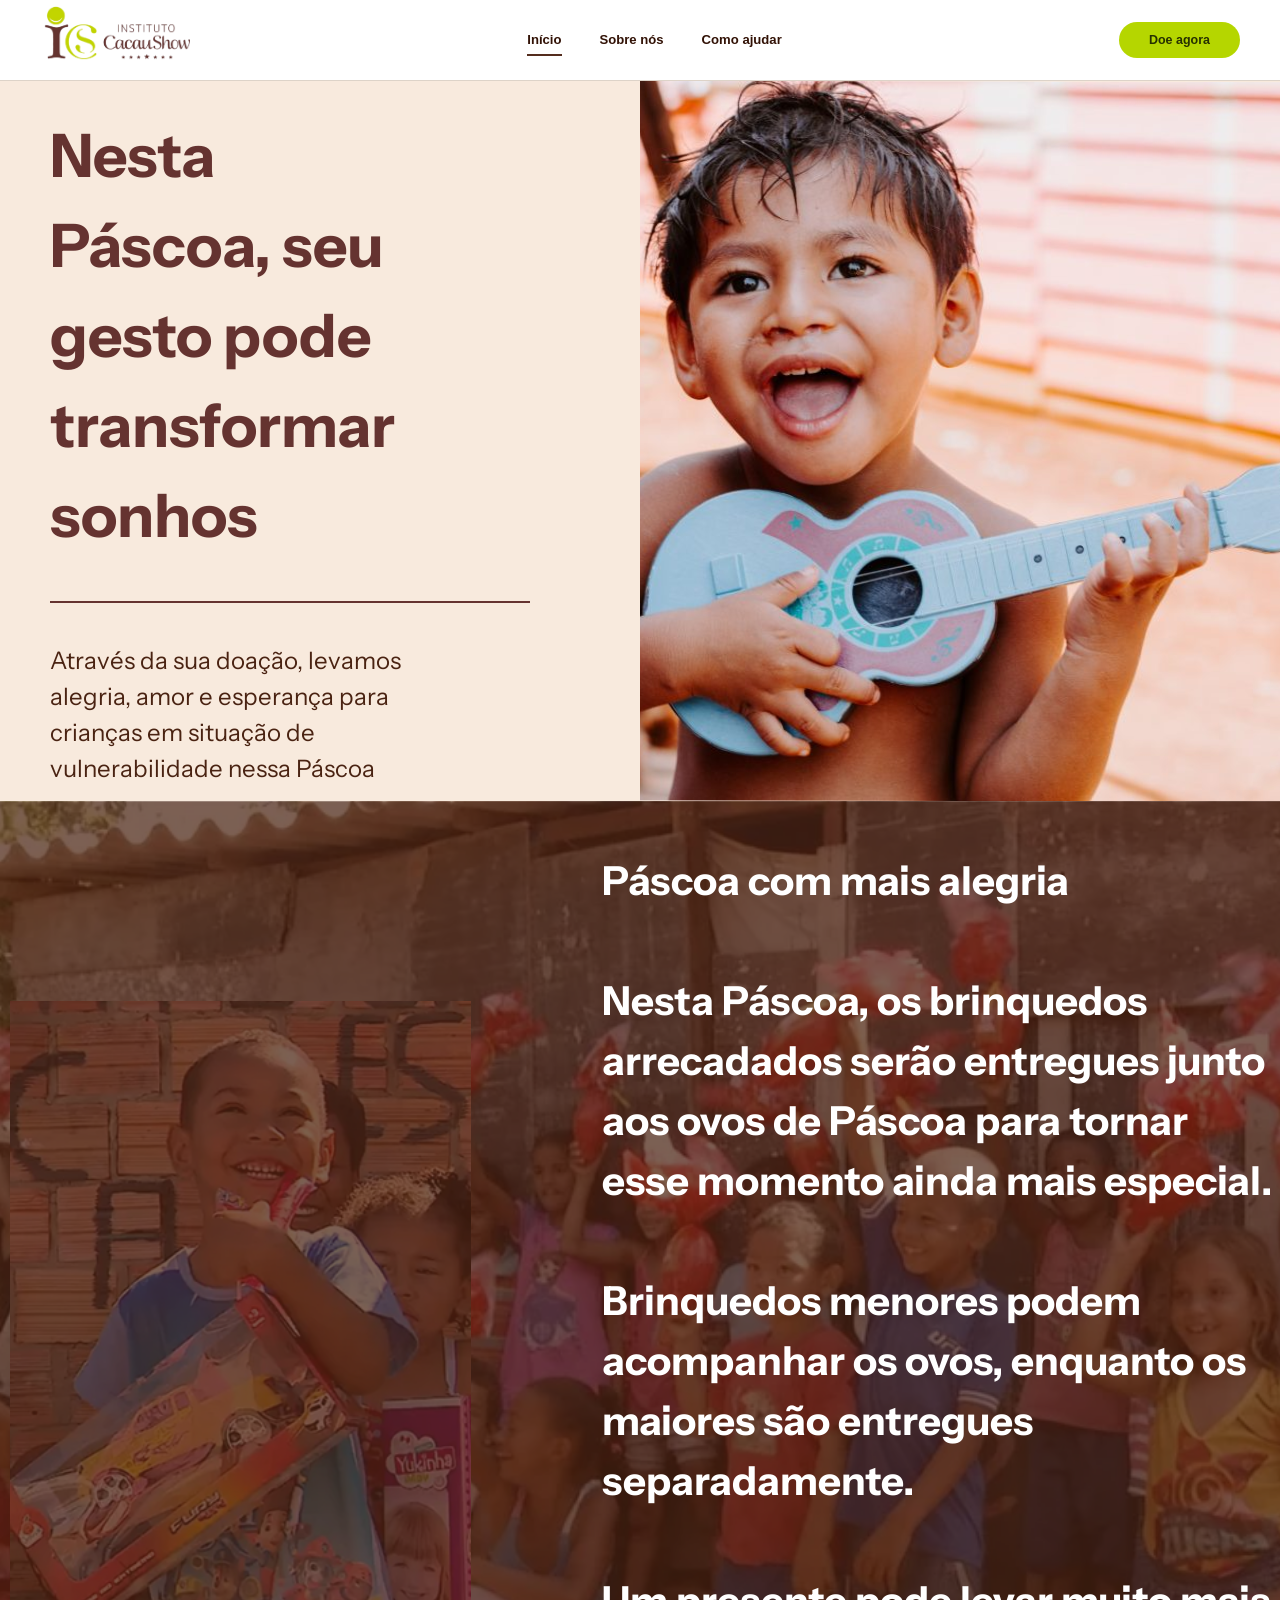
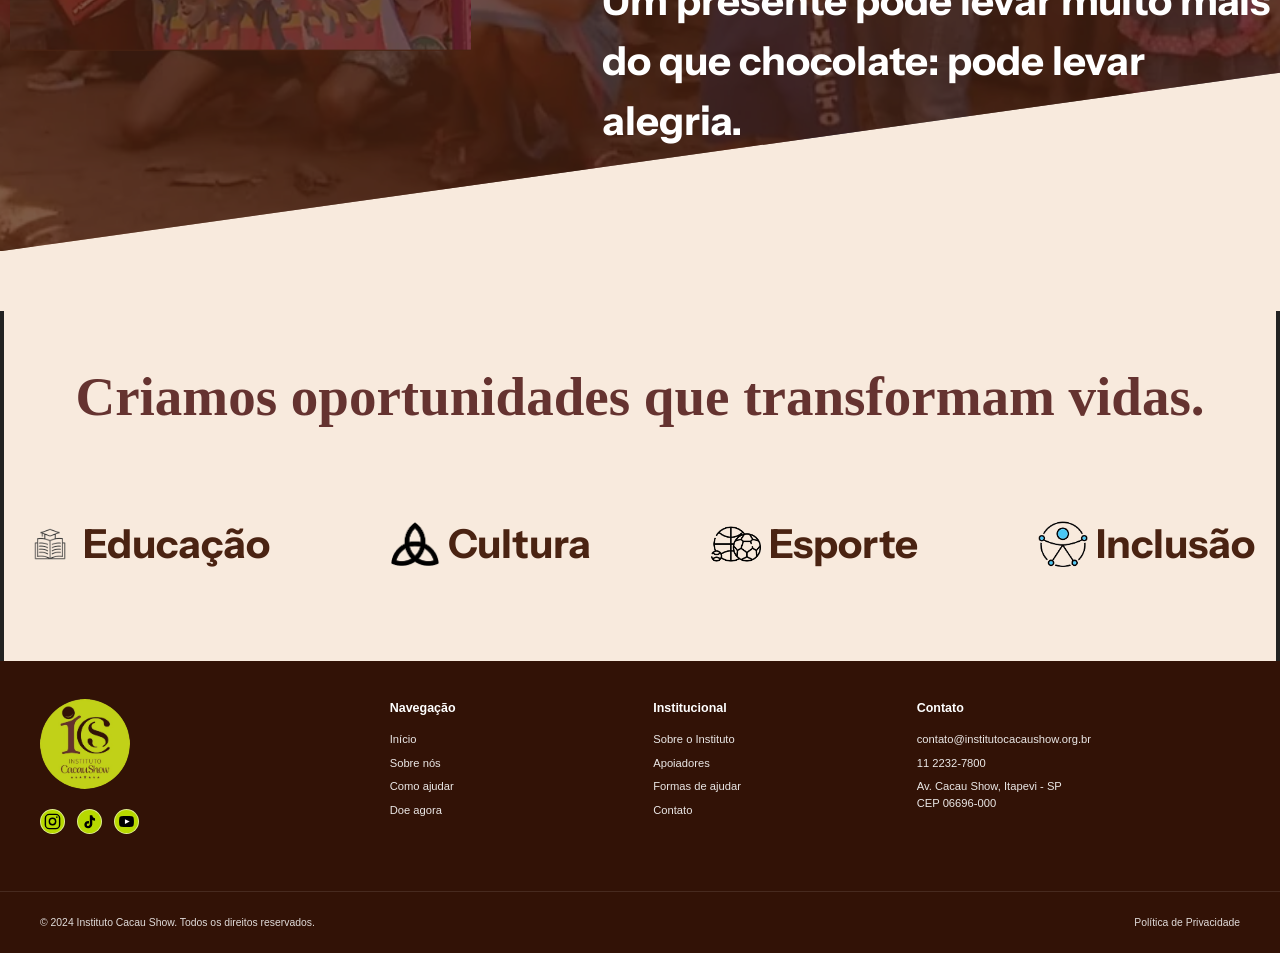
<file: index.html>
<!DOCTYPE html>
<html lang="pt-br">
<head>
    <link rel="preconnect" href="https://fonts.googleapis.com">
<link rel="preconnect" href="https://fonts.gstatic.com" crossorigin>
<link href="https://fonts.googleapis.com/css2?family=Instrument+Sans:ital,wght@0,400..700;1,400..700&display=swap" rel="stylesheet">
    <meta charset="UTF-8">
    <meta name="viewport" content="width=device-width, initial-scale=1.0">
    <title>Início</title>
    <link rel="stylesheet" href="css/style.css">
</head>
<body>
  <header class="cabecalho">
        <div class="container cabecalho-conteudo">
            <a class="logo-link" href="index.html" aria-label="Página inicial do Instituto Cacau Show">
                <img src="assets/images/logoheaderr.png" alt="Instituto Cacau Show">
            </a>

            <button class="menu-botao" id="menuBotao" type="button" aria-label="Abrir menu" aria-expanded="false"
                aria-controls="menuPrincipal">
                ☰
            </button>

            <nav class="navegacao" id="menuPrincipal" aria-label="Navegação principal">
                <a class="ativo" href="index.html#inicio" aria-current="page">Início</a>
                <a href="sobrenos.html#sobre">Sobre nós</a>
                <a href="comoAjudar.html#ajudar">Como ajudar</a>
            </nav>

            <a class="botao-doe" href="como.html#doacao">Doe agora</a>
        </div>
    </header>
    <div class="hero" id="inicio">
        <div class="esquerda">
            <h1>Nesta Páscoa, seu gesto pode transformar sonhos</h1>
            <div class="linha"></div>
            <p>Através da sua doação, levamos alegria, amor
 e esperança para crianças em situação de
vulnerabilidade nessa Páscoa</p>
        </div>
        <div class="direita">
            
            <img src="assets/images/image 11 (1).svg" alt="">
        </div>
    </div>
    <div class="segundaparte" id="sobre">
        <div class="imagem">
    <div class="foto">
        <img src="assets/images/Rectangle 14.png" alt="">
    </div>
</div>

            <div class="pascoa"><h1>Páscoa com mais alegria <br><br>
                Nesta Páscoa, os brinquedos arrecadados serão entregues junto aos ovos de Páscoa para tornar esse momento ainda mais especial.
                <br><br> Brinquedos menores podem acompanhar os ovos, enquanto os maiores são entregues separadamente.<br><br> Um presente pode levar muito mais do que chocolate: pode levar alegria.</h1>
            </div>
    </div>

    <div class="oportunidades" id="ajudar">

    <h2>Criamos oportunidades que transformam vidas.</h2>

    <div class="categorias">

        <div class="categoria">
            <div class="espaco-imagem">
                <img src="assets/images/image 31.png" alt="">
            </div>
            <p>Educação</p>
        </div>

        <div class="categoria">
            <div class="espaco-imagem">
                <img src="assets/images/image 32.png" alt="">
            </div>
            <p>Cultura</p>
        </div>

        <div class="categoria">
            <div class="espaco-imagem">
                <img src="assets/images/image 33.png" alt="">
            </div>
            <p>Esporte</p>
        </div>

        <div class="categoria">
            <div class="espaco-imagem">
                <img src="assets/images/image 34.png" alt="">
            </div>
            <p>Inclusão</p>
        </div>

    </div>

</div>
<footer class="rodape">
        <div class="container rodape-conteudo">
            <div class="rodape-marca">
                <img src="assets/images/footer.png" alt="Instituto Cacau Show">
                <div class="redes-sociais" aria-label="Redes sociais">

                    <a href="https://www.instagram.com/institutocacaushow/" class="botao-rede-social" aria-label="Instagram">
                        <img src="assets/icons/instagram.svg" alt="">
                    </a>

                    <a href="https://www.tiktok.com/@cacaushow" class="botao-rede-social" aria-label="TikTok">
                        <img src="assets/icons/tiktok.svg" alt="">
                    </a>

                    <a href="https://www.youtube.com/c/InstitutoCacauShow" class="botao-rede-social" aria-label="YouTube">
                        <img src="assets/icons/youtube.svg" alt="">
                    </a>

                </div>
            </div>

            <div class="rodape-coluna">
                <h3>Navegação</h3>
                <a href="index.html#inicio">Início</a>
                <a href="sobrenos.html#sobre">Sobre nós</a>
                <a href="comoAjudar.html#ajudar">Como ajudar</a>
                <a href="como.html#doacao">Doe agora</a>
            </div>

            <div class="rodape-coluna">
                <h3>Institucional</h3>
                <a href="sobrenos.html#sobre">Sobre o Instituto</a>
                <a href="sobrenos.html#apoiadores">Apoiadores</a>
                <a href="comoAjudar.html#ajudar">Formas de ajudar</a>
                <a href="#contato">Contato</a>
            </div>

            <div class="rodape-coluna contato" id="contato">
                <h3>Contato</h3>
                <a href="mailto:contato@institutocacaushow.org.br">
                    contato@institutocacaushow.org.br
                </a>
                <a href="tel:+551122327800">11 2232-7800</a>
                <p>Av. Cacau Show, Itapevi - SP<br>CEP 06696-000</p>
            </div>
        </div>

        <div class="rodape-final">
            <p>©️ 2024 Instituto Cacau Show. Todos os direitos reservados.</p>
            <a href="#">Política de Privacidade</a>
        </div>
    </footer>
    <script src="js/sobrenos.js"></script>
</body>
</html>
</file>
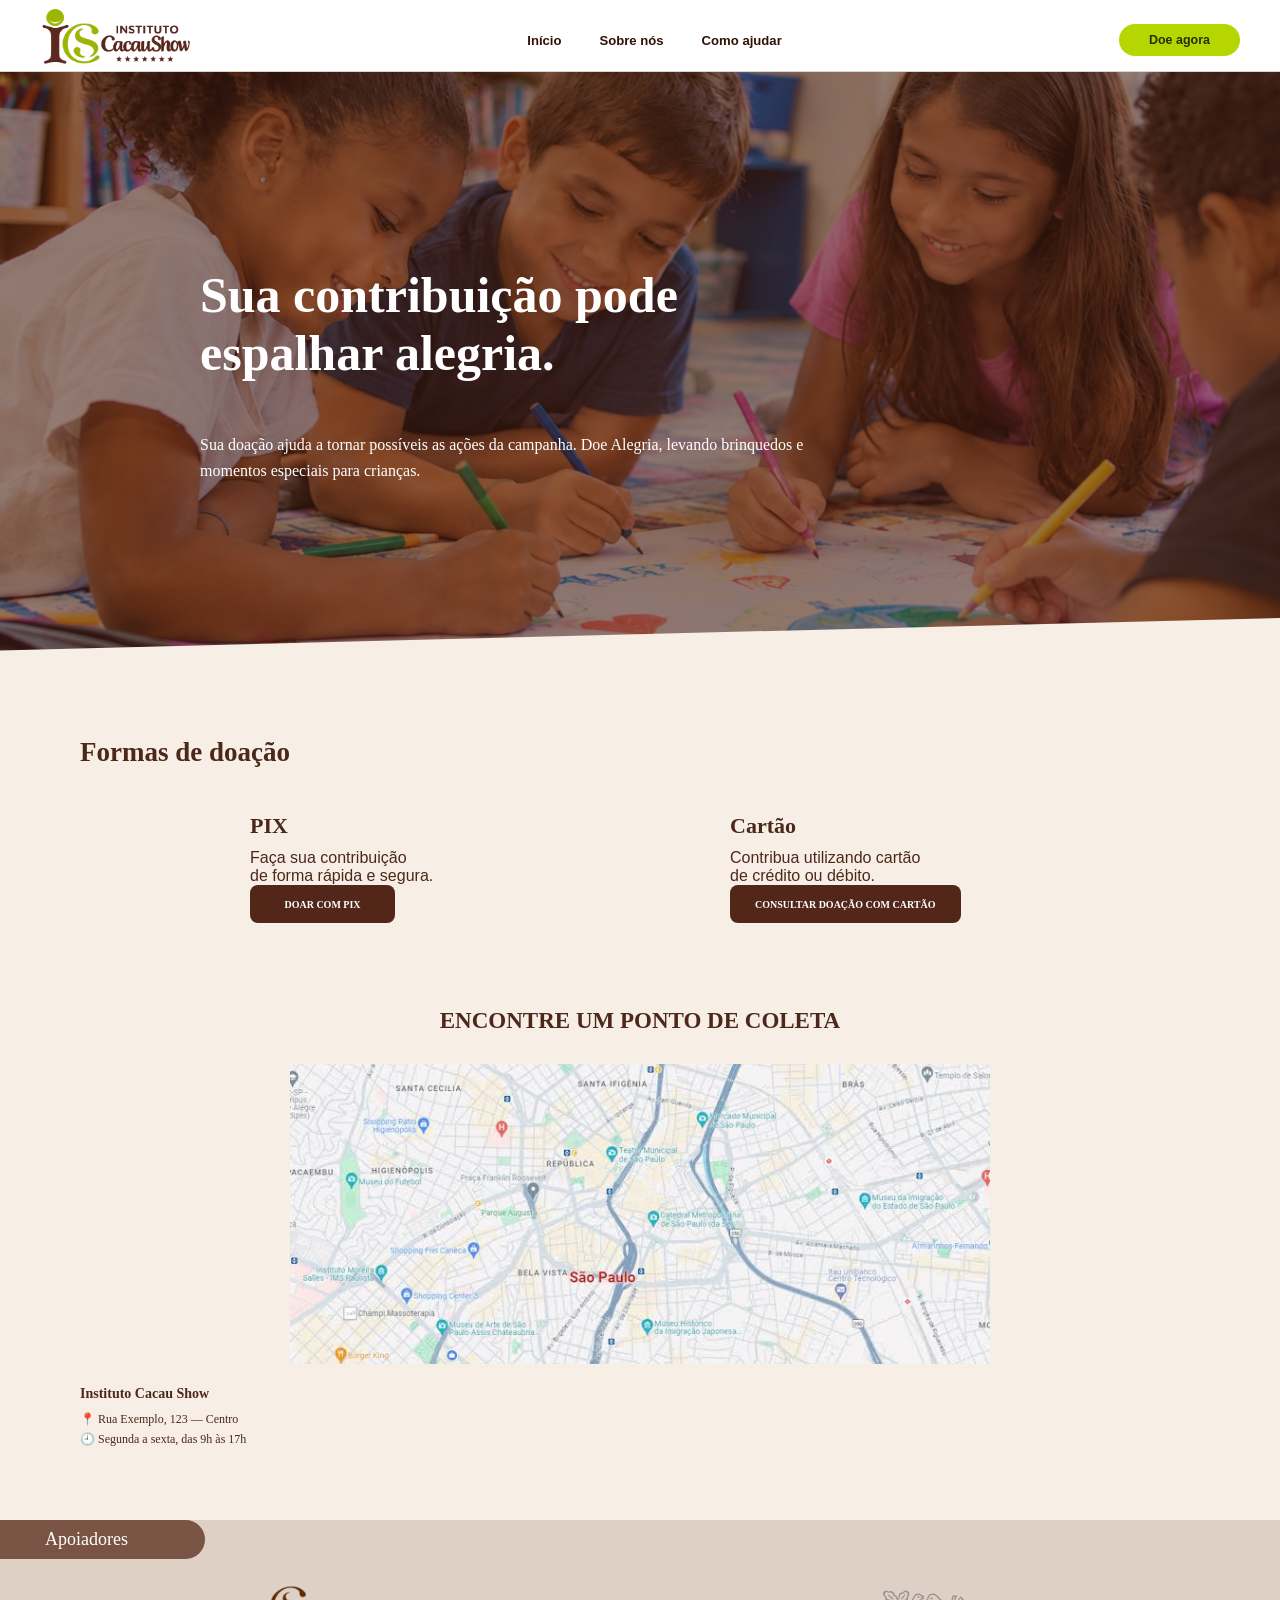
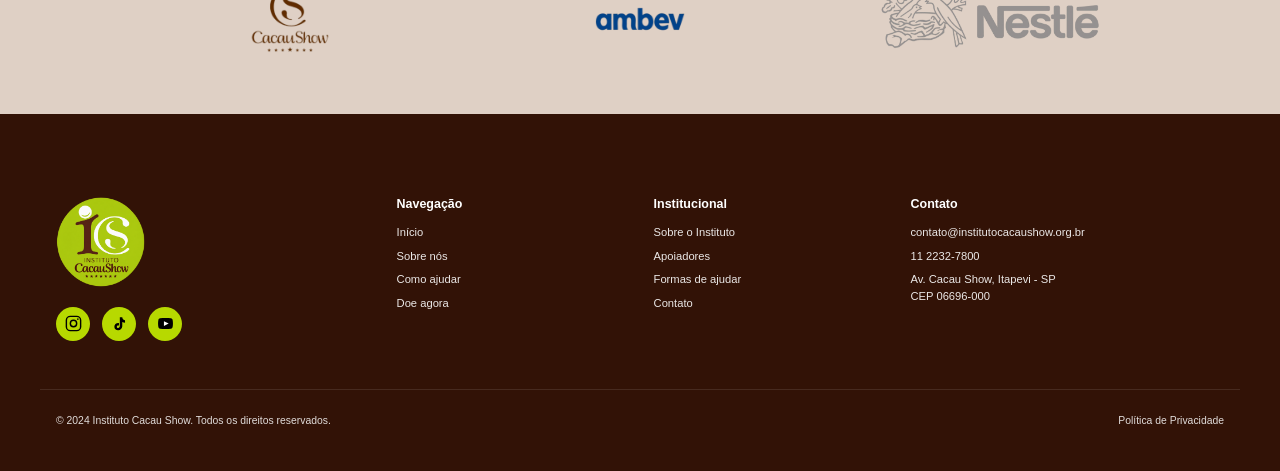
<file: como.html>
<!DOCTYPE html>
<html lang="pt-br">

<head>
    <meta charset="UTF-8">
    <meta name="viewport" content="width=device-width, initial-scale=1.0">

    <title>Doe Agora</title>

    <link rel="stylesheet" href="css/como.css">
</head>

<body>

    <!-- HEADER -->

    <header class="cabecalho">
        <div class="container cabecalho-conteudo">
            <a class="logo-link" href="index.html" aria-label="Página inicial do Instituto Cacau Show">
                <img src="assets/images/logo 2.png" alt="Instituto Cacau Show">
            </a>

            <button class="menu-botao" id="menuBotao" type="button" aria-label="Abrir menu" aria-expanded="false"
                aria-controls="menuPrincipal">
                ☰
            </button>

            <nav class="navegacao" id="menuPrincipal" aria-label="Navegação principal">
                <a href="index.html#inicio">Início</a>
                <a href="sobrenos.html#sobre">Sobre nós</a>
                <a href="comoAjudar.html#ajudar">Como ajudar</a>
            </nav>

            <a class="botao-doe" href="#doacao">Doe agora</a>
        </div>
    </header>

    <section class="banner" id="inicio">

        <div class="bannerconteiner">

            <h1>
                Sua contribuição pode<br>
                espalhar alegria.
            </h1>

            <p>
                Sua doação ajuda a tornar possíveis as ações da campanha.
                Doe Alegria, levando brinquedos e momentos especiais para crianças.
            </p>

        </div>

    </section>


    <!-- FORMAS DE DOAÇÃO -->

    <section class="doacao" id="doacao">

        <h2>Formas de doação</h2>

        <div class="formas">

            <div class="forma">

                <h3>PIX</h3>

                <p>
                    Faça sua contribuição<br>
                    de forma rápida e segura.
                </p>

                <a class="botao-doacao" href="comoAjudar.html#doacao">
                    DOAR COM PIX
                </a>

            </div>


            <div class="forma">

                <h3>Cartão</h3>

                <p>
                    Contribua utilizando cartão<br>
                    de crédito ou débito.
                </p>

                <a class="botao-doacao" href="mailto:contato@institutocacaushow.org.br?subject=Doa%C3%A7%C3%A3o%20com%20cart%C3%A3o">
                    CONSULTAR DOAÇÃO COM CARTÃO
                </a>

            </div>

        </div>

    </section>


    <!-- PONTO DE COLETA -->

    <section class="coleta">

        <h2>
            ENCONTRE UM PONTO DE COLETA
        </h2>

        <div class="mapa">

            <img src="assets/images/maps.jpg" alt="Mapa do ponto de coleta">

        </div>

        <div class="endereco">

            <h3>Instituto Cacau Show</h3>

            <p>📍 Rua Exemplo, 123 — Centro</p>

            <p>🕘 Segunda a sexta, das 9h às 17h</p>

        </div>

    </section>


    <!-- APOIADORES -->

    <section class="apoiadores">

        <div class="tituloapoiadores">
            <span>Apoiadores</span>
        </div>

        <div class="logos">

            <img src="assets/images/cacau 2.png" alt="Cacau Show">

            <img src="assets/images/Ambev.png" alt="Ambev">

            <img src="assets/images/nestle.png" alt="Nestlé">

        </div>

    </section>


    <footer class="rodape">
        <div class="container rodape-conteudo">
            <div class="rodape-marca">
                <img src="assets/images/re.png" alt="Instituto Cacau Show">
                <div class="redes-sociais" aria-label="Redes sociais">

                    <a href="https://www.instagram.com/institutocacaushow/" class="botao-rede-social" aria-label="Instagram">
                        <img src="assets/icons/instagram.svg" alt="">
                    </a>

                    <a href="https://www.tiktok.com/@cacaushow" class="botao-rede-social" aria-label="TikTok">
                        <img src="assets/icons/tiktok.svg" alt="">
                    </a>

                    <a href="https://www.youtube.com/InstitutoCacauShow" class="botao-rede-social" aria-label="YouTube">
                        <img src="assets/icons/youtube.svg" alt="">
                    </a>

                </div>
            </div>

            <div class="rodape-coluna">
                <h3>Navegação</h3>
                <a href="index.html#inicio">Início</a>
                <a href="sobrenos.html#sobre">Sobre nós</a>
                <a href="comoAjudar.html#ajudar">Como ajudar</a>
                <a href="#doacao">Doe agora</a>
            </div>

            <div class="rodape-coluna">
                <h3>Institucional</h3>
                <a href="sobrenos.html#sobre">Sobre o Instituto</a>
                <a href="sobrenos.html#apoiadores">Apoiadores</a>
                <a href="comoAjudar.html#ajudar">Formas de ajudar</a>
                <a href="#contato">Contato</a>
            </div>

            <div class="rodape-coluna contato" id="contato">
                <h3>Contato</h3>
                <a href="mailto:contato@institutocacaushow.org.br">
                    contato@institutocacaushow.org.br
                </a>
                <a href="tel:+551122327800">11 2232-7800</a>
                <p>Av. Cacau Show, Itapevi - SP<br>CEP 06696-000</p>
            </div>
        </div>

        <div class="rodape-final">
            <p>© 2024 Instituto Cacau Show. Todos os direitos reservados.</p>
            <a href="#">Política de Privacidade</a>
        </div>
    </footer>

    <script src="js/sobrenos.js"></script>

</body>

</html>
</file>
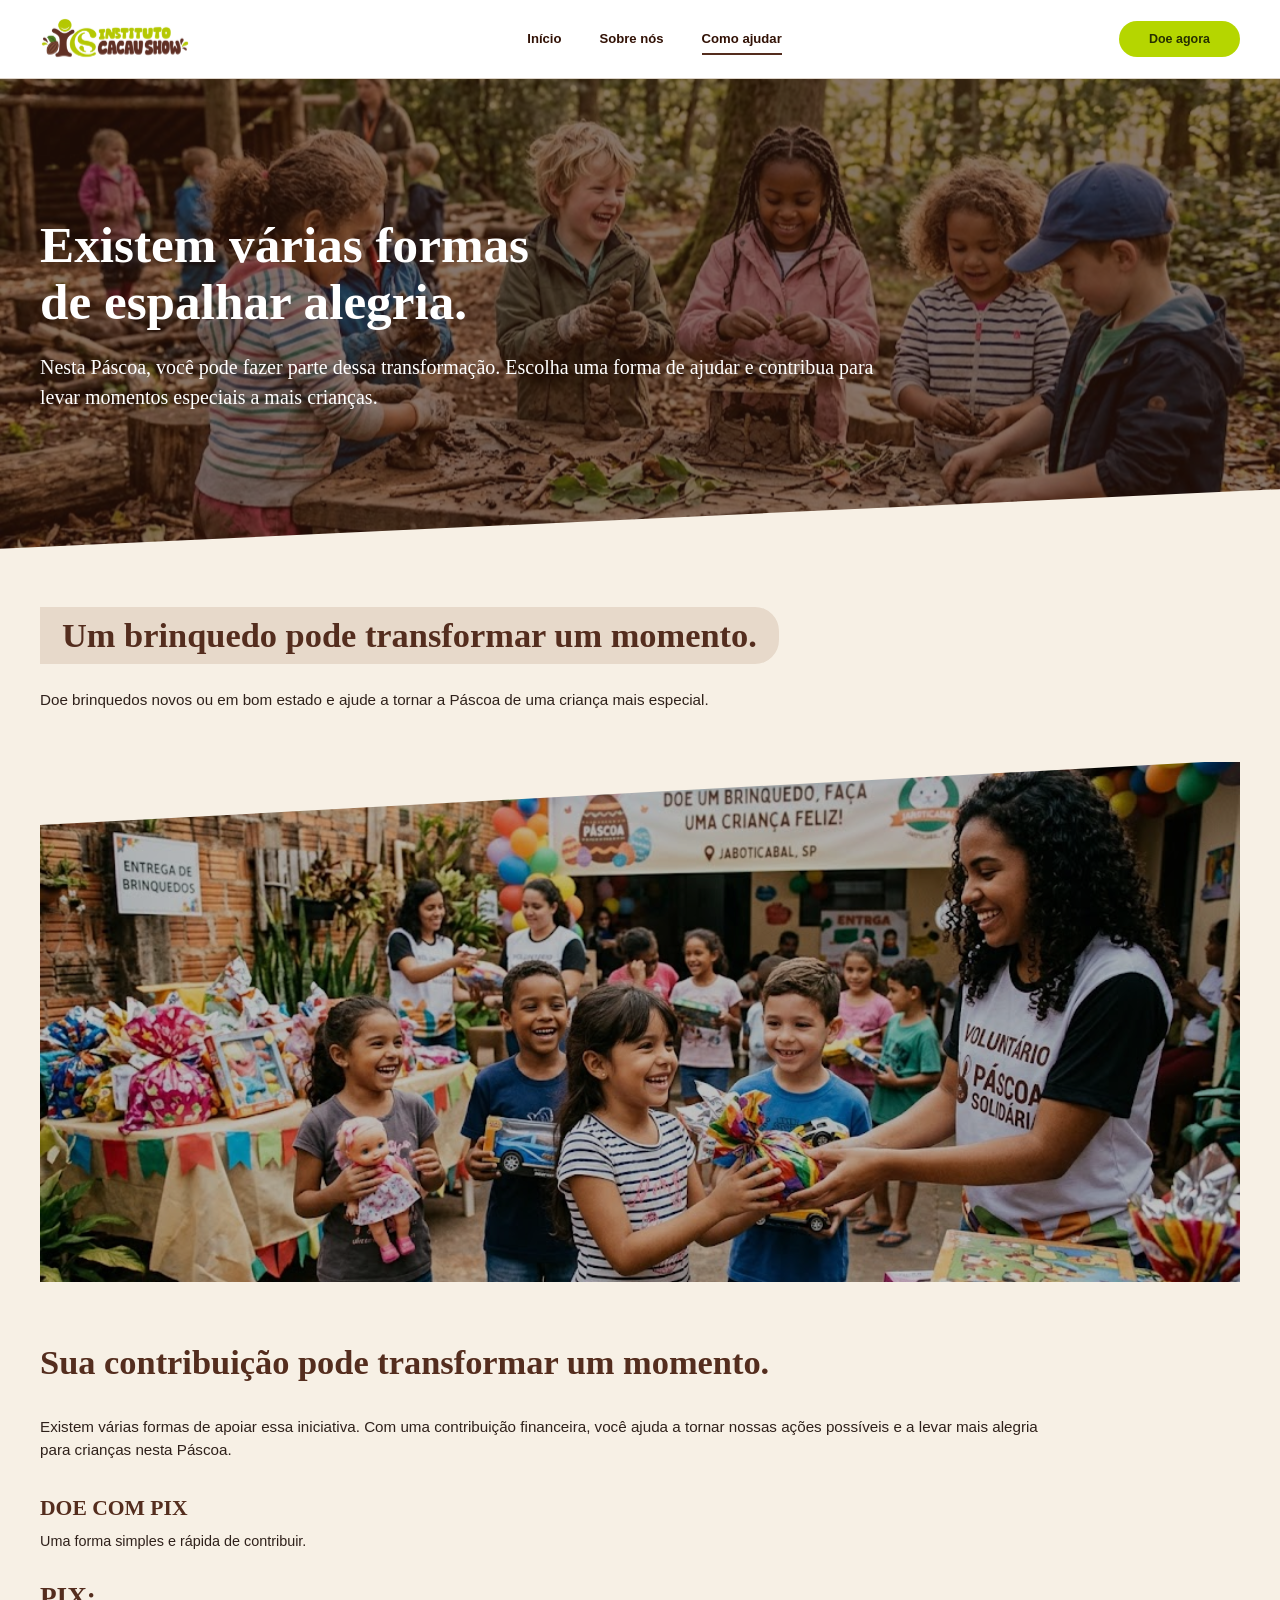
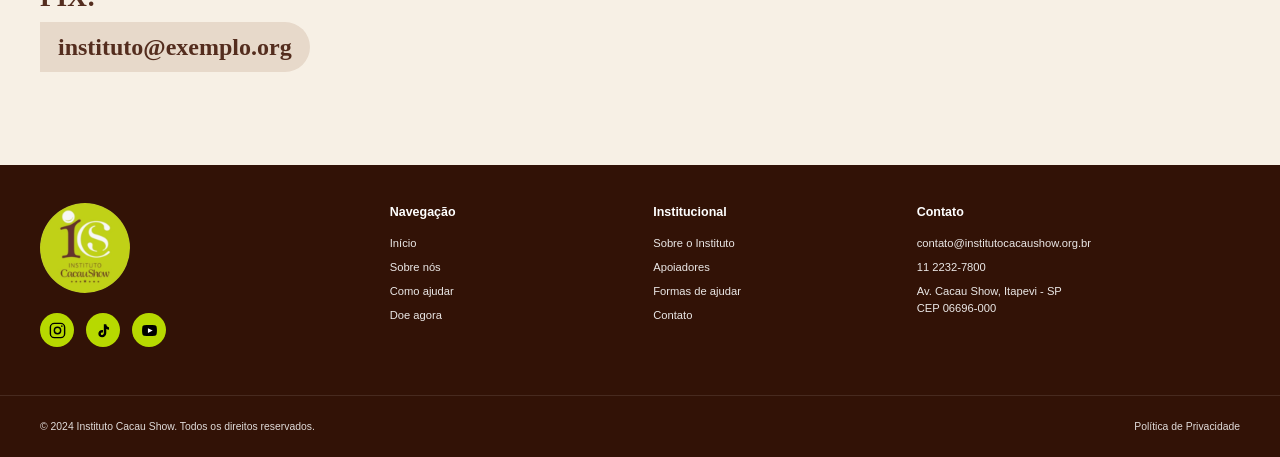
<file: comoAjudar.html>
<!DOCTYPE html>

<html lang="pt-BR">

<head>

    <!-- =====================================================
         CONFIGURAÇÕES DO DOCUMENTO
         ===================================================== -->

    <meta charset="UTF-8">
    <meta name="viewport" content="width=device-width, initial-scale=1.0">
    <meta name="description" content="Saiba como ajudar o Instituto Cacau Show a transformar a Páscoa de crianças.">

    <title>Como ajudar | Instituto Cacau Show</title>

    <link rel="stylesheet" href="css/comoAjudar.css">

</head>

<body>

    <!-- =====================================================
         CABEÇALHO
         ===================================================== -->

    <header class="cabecalho">

        <div class="container cabecalho-conteudo">

            <a class="logo-link" href="index.html" aria-label="Página inicial do Instituto Cacau Show">
                <img src="assets/images/logo_header.svg" alt="Instituto Cacau Show">
            </a>

            <!-- Botão do menu mobile -->

            <button class="menu-botao" id="menuBotao" type="button" aria-label="Abrir menu" aria-expanded="false"
                aria-controls="menuPrincipal">
                ☰
            </button>

            <!-- Navegação principal -->

            <nav class="navegacao" id="menuPrincipal" aria-label="Navegação principal">
                <a href="index.html#inicio">Início</a>

                <a href="sobrenos.html#sobre">Sobre nós</a>

                <a class="ativo" href="comoAjudar.html#ajudar" aria-current="page">
                    Como ajudar
                </a>
            </nav>

            <!-- Botão principal de doação -->

            <a class="botao-doe" href="como.html#doacao">
                Doe agora
            </a>

        </div>

    </header>


    <!-- =====================================================
         CONTEÚDO PRINCIPAL
         ===================================================== -->

    <main>

        <!-- =================================================
             HERO
             ================================================= -->

        <section class="hero" id="inicio" aria-labelledby="titulo-hero">

            <div class="hero-overlay"></div>

            <div class="container hero-conteudo">

                <h1 id="titulo-hero">
                    Existem várias formas<br>
                    de espalhar alegria.
                </h1>

                <p>
                    Nesta Páscoa, você pode fazer parte dessa transformação.
                    Escolha uma forma de ajudar e contribua para levar momentos
                    especiais a mais crianças.
                </p>

            </div>

        </section>


        <!-- =================================================
             SEÇÃO DE INTRODUÇÃO
             ================================================= -->

        <section class="secao-introducao" id="sobre" aria-labelledby="titulo-introducao">

            <div class="container">

                <h2 id="titulo-introducao">
                    Um brinquedo pode transformar um momento.
                </h2>

                <p class="texto-introducao">
                    Doe brinquedos novos ou em bom estado e ajude a tornar a Páscoa
                    de uma criança mais especial.
                </p>

                <div class="imagem-destaque">

                    <img src="assets/images/img_conteudo.svg" alt="Crianças recebendo brinquedos durante uma ação de Páscoa">

                </div>

            </div>

        </section>


        <!-- =================================================
             SEÇÃO DE DOAÇÃO
             ================================================= -->

        <section class="secao-doacao" id="ajudar" aria-labelledby="titulo-ajudar">

            <div class="container">

                <h2 id="titulo-ajudar">
                    Sua contribuição pode transformar um momento.
                </h2>

                <p>
                    Existem várias formas de apoiar essa iniciativa. Com uma contribuição
                    financeira, você ajuda a tornar nossas ações possíveis e a levar mais
                    alegria para crianças nesta Páscoa.
                </p>

                <!-- Área do PIX -->

                <div class="pix" id="doacao">

                    <h3>DOE COM PIX</h3>

                    <p>
                        Uma forma simples e rápida de contribuir.
                    </p>

                    <span class="pix-label">
                        PIX:
                    </span>

                    <button class="pix-chave" id="pixChave" type="button" data-pix="instituto@exemplo.org"
                        aria-label="Copiar chave PIX">
                        instituto@exemplo.org
                    </button>

                    <span class="mensagem-copia" id="mensagemCopia" role="status">
                        Chave PIX copiada!
                    </span>

                </div>

            </div>

        </section>

    </main>


    <!-- =====================================================
         RODAPÉ
         ===================================================== -->

    <footer class="rodape">

        <div class="container rodape-conteudo">

            <!-- Marca e redes sociais -->

            <div class="rodape-marca">

                <img src="assets/images/logo_footer.svg" alt="Instituto Cacau Show">

                <div class="redes-sociais" aria-label="Redes sociais">

                    <a href="https://www.instagram.com/institutocacaushow/" class="botao-rede-social"
                        aria-label="Instagram">
                        <img src="assets/icons/instagram.svg" alt="">
                    </a>

                    <a href="https://www.tiktok.com/@cacaushow" class="botao-rede-social" aria-label="TikTok">
                        <img src="assets/icons/tiktok.svg" alt="">
                    </a>

                    <a href="https://www.youtube.com/c/InstitutoCacauShow" class="botao-rede-social"
                        aria-label="YouTube">
                        <img src="assets/icons/youtube.svg" alt="">
                    </a>

                </div>

            </div>


            <!-- Coluna de navegação -->

            <div class="rodape-coluna">

                <h3>Navegação</h3>

                <a href="index.html#inicio">Início</a>
                <a href="sobrenos.html#sobre">Sobre nós</a>
                <a href="comoAjudar.html#ajudar">Como ajudar</a>
                <a href="como.html#doacao">Doe agora</a>

            </div>


            <!-- Coluna institucional -->

            <div class="rodape-coluna">

                <h3>Institucional</h3>

                <a href="sobrenos.html#sobre">Sobre o Instituto</a>
                <a href="sobrenos.html#apoiadores">Apoiadores</a>
                <a href="comoAjudar.html#ajudar">Formas de ajudar</a>
                <a href="#contato">Contato</a>

            </div>


            <!-- Coluna de contato -->

            <div class="rodape-coluna contato" id="contato">

                <h3>Contato</h3>

                <a href="mailto:contato@institutocacaushow.org.br">
                    contato@institutocacaushow.org.br
                </a>

                <a href="tel:+551122327800">
                    11 2232-7800
                </a>

                <p>
                    Av. Cacau Show, Itapevi - SP<br>
                    CEP 06696-000
                </p>

            </div>

        </div>


        <!-- Informações finais -->

        <div class="rodape-final">

            <p>
                © 2024 Instituto Cacau Show. Todos os direitos reservados.
            </p>

            <a href="#">
                Política de Privacidade
            </a>

        </div>

    </footer>


    <!-- =====================================================
         JAVASCRIPT
         ===================================================== -->

    <script src="js/comoAjudar.js"></script>

</body>

</html>
</file>
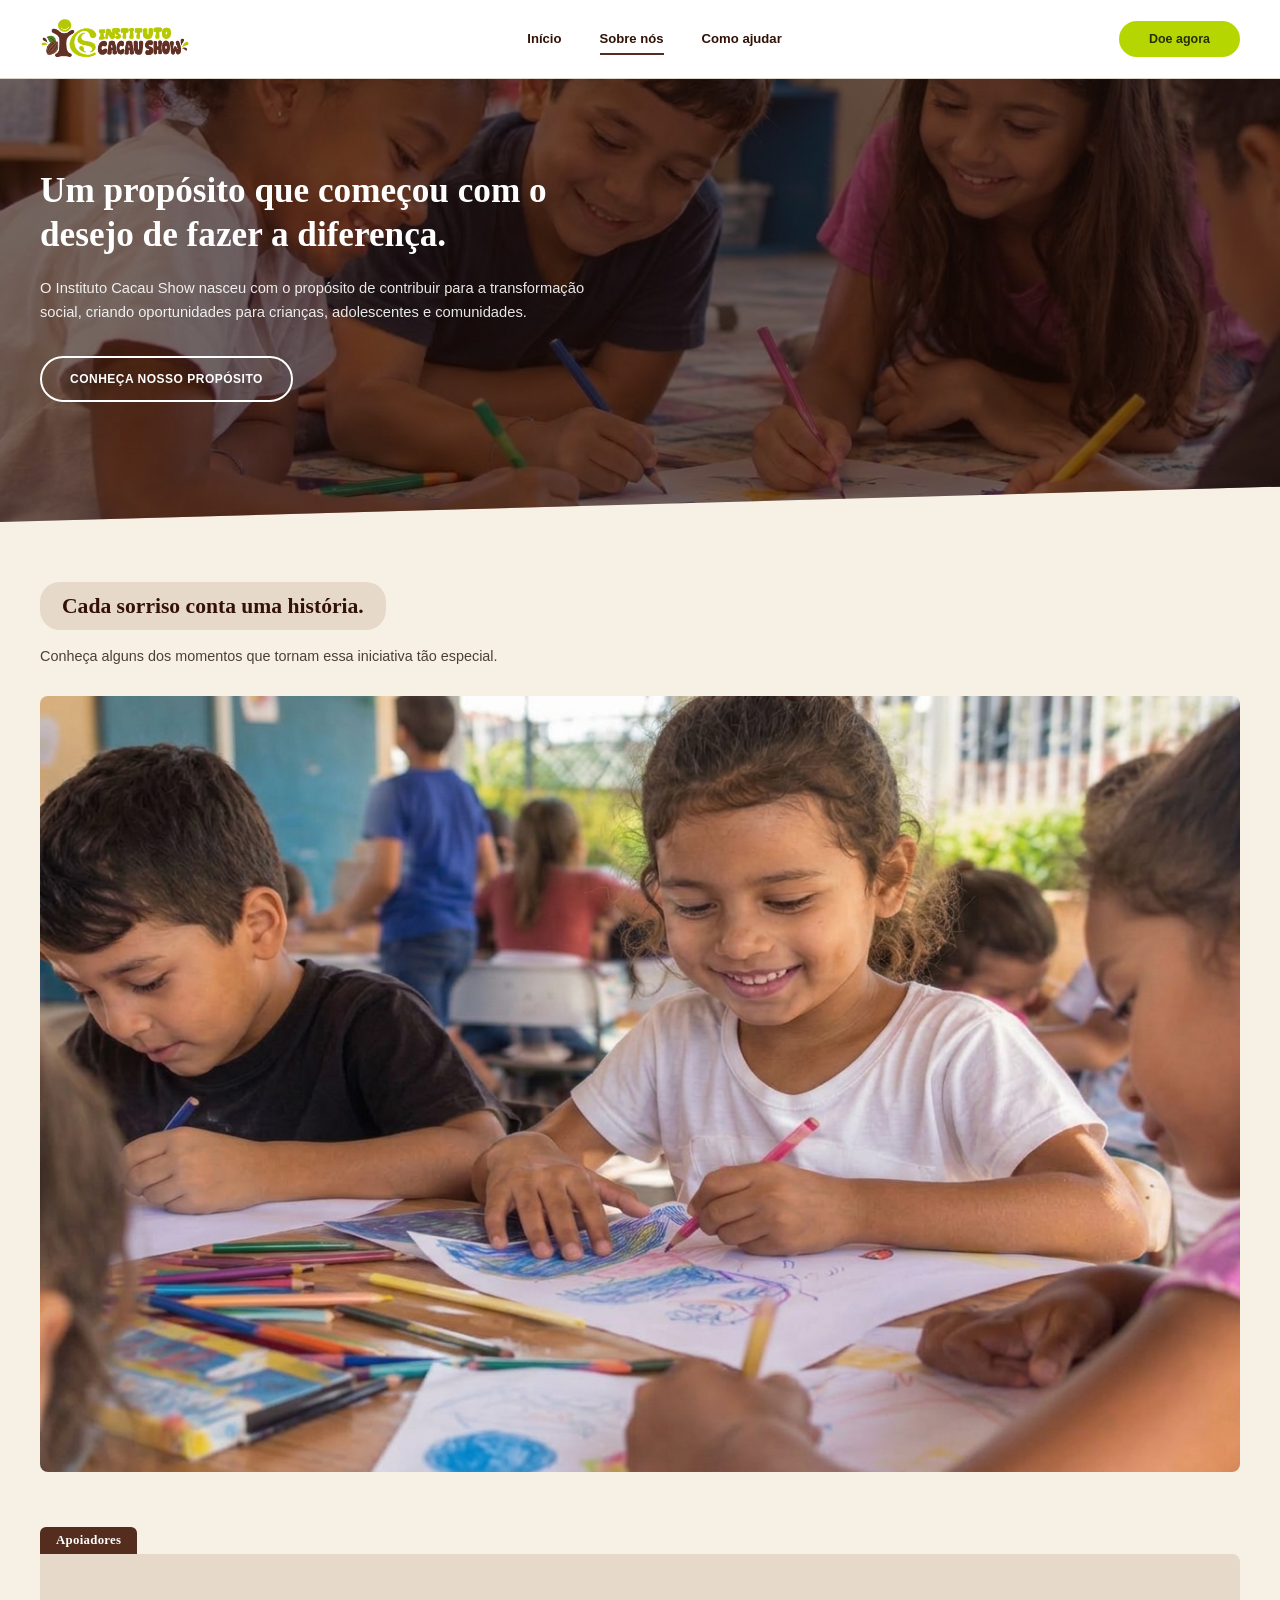
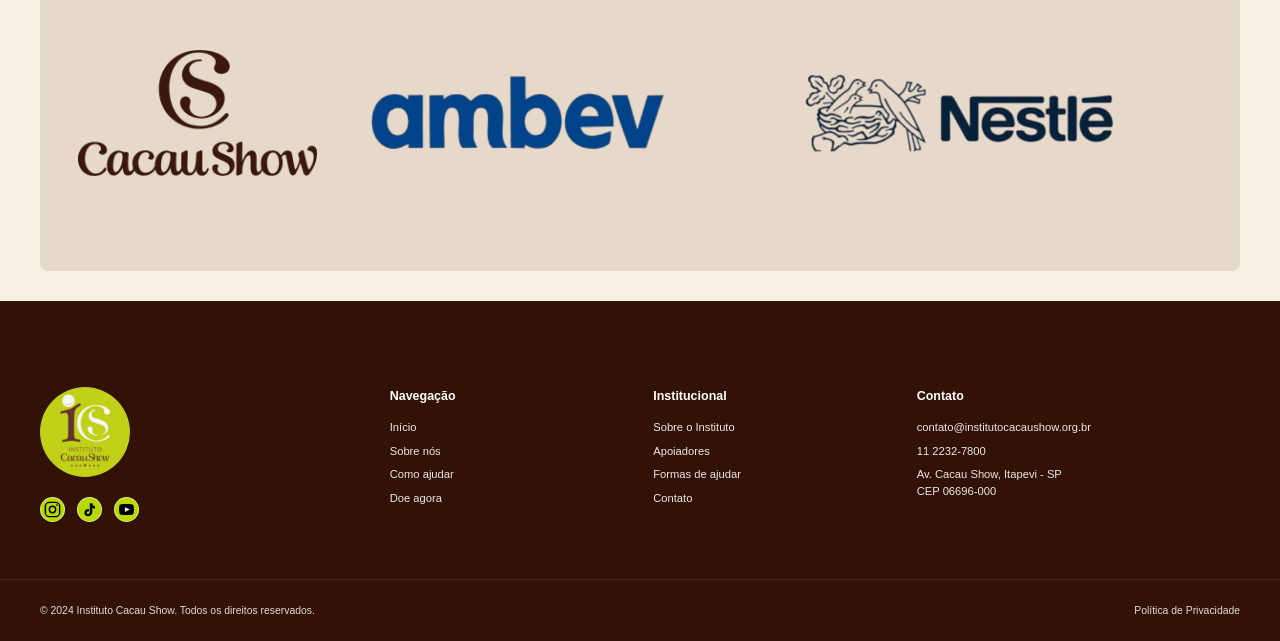
<file: sobrenos.html>
<!DOCTYPE html>
<html lang="pt-BR">

<head>
    <meta charset="UTF-8">
    <meta name="viewport" content="width=device-width, initial-scale=1.0">
    <meta name="description" content="Sobre o Instituto Cacau Show a transformar a Páscoa de crianças.">
    <title>Sobre Nós | Instituto Cacau Show</title>
    <link rel="stylesheet" href="css/sobrenos.css">
</head>

<body>
    <header class="cabecalho">
        <div class="container cabecalho-conteudo">
            <a class="logo-link" href="index.html" aria-label="Página inicial do Instituto Cacau Show">
              <img src="assets/images/logo.png" alt="Instituto Cacau Show">
            </a>

            <button class="menu-botao" id="menuBotao" type="button" aria-label="Abrir menu" aria-expanded="false"
                aria-controls="menuPrincipal">
                ☰
            </button>

            <nav class="navegacao" id="menuPrincipal" aria-label="Navegação principal">
                <a href="index.html#inicio">Início</a>
                <a class="ativo" href="sobrenos.html#sobre" aria-current="page">Sobre nós</a>
                <a href="comoAjudar.html#ajudar">Como ajudar</a>
            </nav>

            <a class="botao-doe" href="como.html#doacao">Doe agora</a>
        </div>
    </header>
    <section class="hero-banner" id="sobre">
      <div class="container">
        <div class="hero-box">
          <h1>Um propósito que começou com o desejo de fazer a diferença.</h1>
          <p>O Instituto Cacau Show nasceu com o propósito de contribuir para a transformação social, criando oportunidades para crianças, adolescentes e comunidades.</p>
          <a href="#historia" class="btn-outline">CONHEÇA NOSSO PROPÓSITO</a>
        </div>
      </div>
    </section>
    <!-- SEÇÃO SORRISOS / HISTÓRIA -->
    <section class="sorrisos" id="historia">
      <div class="container">
        <div class="tag-titulo">
          <h2>Cada sorriso conta uma história.</h2>
        </div>
        <p class="subtitle">Conheça alguns dos momentos que tornam essa iniciativa tão especial.</p>
        
        <div class="banner-img">
            <img src="assets/images/Gemini_Generated_Image_pzlfmvpzlfmvpzlf.jpg" alt="Crianças participando de uma ação do Instituto Cacau Show">
        </div>
      </div>
    </section>
    <!-- SEÇÃO APOIADORES -->
    <section class="apoiadores" id="apoiadores">
      <div class="container">
        <div class="tab-title">
          <h3>Apoiadores</h3>
        </div>
        <div class="box-apoiadores">
          <div class="logos-grid">
            <img src="assets/images/image 25.svg" alt="Apoiador do Instituto Cacau Show">
            <img src="assets/images/image 26.svg" alt="Apoiador do Instituto Cacau Show">
            <img src="assets/images/image 27.svg" alt="Apoiador do Instituto Cacau Show">
          </div>
        </div>
      </div>
    </section>
    <!-- seçsõ rodape -->
  <footer class="rodape">
        <div class="container rodape-conteudo">
            <div class="rodape-marca">
                <img src="assets/images/logo_footer.svg" alt="Instituto Cacau Show">
                <div class="redes-sociais" aria-label="Redes sociais">

                    <a href="https://www.instagram.com/institutocacaushow/" class="botao-rede-social" aria-label="Instagram">
                      <img src="assets/icons/instagram.svg" alt="">
                    </a>

                    <a href="https://www.tiktok.com/@cacaushow" class="botao-rede-social" aria-label="TikTok">
                      <img src="assets/icons/tiktok.svg" alt="">
                    </a>

                    <a href="https://www.youtube.com/c/InstitutoCacauShow" class="botao-rede-social" aria-label="YouTube">
                      <img src="assets/icons/youtube.svg" alt="">
                    </a>

                </div>
            </div>

            <div class="rodape-coluna">
                <h3>Navegação</h3>
                <a href="index.html#inicio">Início</a>
                <a href="sobrenos.html#sobre">Sobre nós</a>
                <a href="comoAjudar.html#ajudar">Como ajudar</a>
                <a href="como.html#doacao">Doe agora</a>
            </div>

            <div class="rodape-coluna">
                <h3>Institucional</h3>
                <a href="sobrenos.html#sobre">Sobre o Instituto</a>
                <a href="sobrenos.html#apoiadores">Apoiadores</a>
                <a href="comoAjudar.html#ajudar">Formas de ajudar</a>
                <a href="#contato">Contato</a>
            </div>

            <div class="rodape-coluna contato" id="contato">
                <h3>Contato</h3>
                <a href="mailto:contato@institutocacaushow.org.br">
                    contato@institutocacaushow.org.br
                </a>
                <a href="tel:+551122327800">11 2232-7800</a>
                <p>Av. Cacau Show, Itapevi - SP<br>CEP 06696-000</p>
            </div>
        </div>

        <div class="rodape-final">
            <p>© 2024 Instituto Cacau Show. Todos os direitos reservados.</p>
            <a href="#">Política de Privacidade</a>
        </div>
    </footer>
    <script src="js/sobrenos.js"></script>
</body>

</html>
</file>
<file: css/style.css>
@import url("https://fonts.googleapis.com/css2?family=DM+Sans:wght@400;500;600;700&family=Playfair+Display:wght@600;700&display=swap");

*{

    margin: 0px;
    padding: 0px;
    box-sizing: border-box;
}

:root {
    --bege: #f7f0e5;
    --bege-escuro: #e7d9ca;
    --marrom: #542d1e;
    --marrom-escuro: #321206;
    --verde: #b5d600;
    --branco: #ffffff;
    --texto: #2f211b;
    --largura: 1200px;
}

* {
    margin: 0;
    padding: 0;
    box-sizing: border-box;
}

html {
    scroll-behavior: smooth;
}

body {
    color: var(--texto);
    background-color: var(--bege);
    line-height: 1.5;
}

img {
    display: block;
    max-width: 100%;
}

a {
    color: inherit;
    text-decoration: none;
}

button {
    font: inherit;
}

.container {
    width: min(100% - 32px, var(--largura));
    margin-inline: auto;
}

.cabecalho {
    position: sticky;
    top: 0;
    z-index: 100;
    background-color: var(--branco);
    border-bottom: 1px solid #ddd3c8;
}

.cabecalho-conteudo {
    min-height: 78px;
    display: flex;
    align-items: center;
    justify-content: space-between;
    gap: 32px;
}

.logo-link img {
    width: 150px;
    height: auto;
}

.navegacao {
    display: flex;
    align-items: center;
    gap: 38px;
}

.navegacao a {
    position: relative;
    padding: 8px 0;
    font-family: Arial, Helvetica, sans-serif;
    font-size: 0.82rem;
    font-weight: 700;
    color: var(--marrom-escuro);
}

.navegacao a::after {
    content: "";
    position: absolute;
    left: 0;
    bottom: 2px;
    width: 0;
    height: 2px;
    background-color: var(--marrom);
    transition: width 0.2s ease;
}

.navegacao a:hover::after,
.navegacao a.ativo::after {
    width: 100%;
}

.botao-doe {
    padding: 9px 30px;
    border-radius: 24px;
    background-color: var(--verde);
    color: #263000;
    font-family: Arial, Helvetica, sans-serif;
    font-size: 0.78rem;
    font-weight: 800;
    transition: transform 0.2s ease, filter 0.2s ease;
}

.botao-doe:hover {
    transform: translateY(-2px);
    filter: brightness(0.95);
    background-color: var(--marrom-escuro);
    color: var(--branco);
}

.menu-botao {
    display: none;
    border: 0;
    background: transparent;
    color: var(--marrom);
    font-size: 1.7rem;
    cursor: pointer;
}


body{
    font-family: "Instrument Sans", sans-serif;
    background-color: #F8EADD;
}

.hero {
    height: 720px;
    display: flex;
}

.esquerda {
    width: 50%;
}

.esquerda h1 {
    margin-left: 50px;
    margin-top: 30px;
    color: #653330;
    font-size: 60px;
    width: 60%;
}

.esquerda p {
    color: #4A2312;
    margin-left: 50px;
    font-size: 24px;
    width: 65%;
}

.linha {
    height: 1px;
    width: 480px;
    border: #653330 solid 0.05px;
    margin-bottom: 40px;
    margin-left: 50px;
    margin-top: 40px;
}

.direita {
    width: 50%;
    height: 100%;
}

.direita img {
    width: 100%;
    height: 100%;
    object-fit: cover;
    display: block;
}

.segundaparte {
    position: relative;
    display: flex;
    color: white;
    height: 1050px;

    background-image: url("../assets/images/crian%C3%A7as.webp");
    background-size: cover;
    background-position: center;

    clip-path: polygon(
        0 0,
        100% 0,
        100% 83%,
        0 100%
    );

    
    &::before {
        content: "";
        position: absolute;
        inset: 0;
        background-color: rgba(74, 35, 18, 0.72);
        z-index: 0;
    }

    .imagem {
        width: 47%;
        display: flex;
        align-items: center;
        justify-content: center;
        position: relative;
        z-index: 1;

        .foto {
            position: relative;
            height: 650px;
            margin-right: 120px;

            img {
                height: 650px;
                display: block;
            }

            &::after {
                content: "";
                position: absolute;
                inset: 0;
                background-color: rgba(74, 35, 18, 0.72);
                pointer-events: none;
            }
        }
    }

    .pascoa {
        width: 53%;
        display: flex;
        justify-content: center;
        align-items: center;
        z-index: 1;

        h1 {
            margin-bottom: 50px;
            font-size: 40px;
        }
    }
}
.oportunidades {
    margin-top: 60px;
    height: 350px;
    background-color: #F8EADD;

    display: flex;
    flex-direction: column;
    align-items: center;

    padding-top: 45px;

    border-left: 4px solid #222;
    border-right: 4px solid #222;

    h2 {
        color: #653330;
        font-size: 55px;
        font-family: Georgia, serif;
        margin: 0 0 35px 0;
        text-align: center;
    }

    .categorias {
        margin-top: 40px;
        display: flex;
        align-items: center;
        justify-content: center;

        
        gap: 120px;

        width: 100%;
    }

    .categoria {
        display: flex;
        align-items: center;

        
        gap: 8px;

        p {
            color: #4A2312;
            font-size: 40px;
            font-weight: bold;
            margin: 0;
        }

        .espaco-imagem {
            width: 50px;
            height: 50px;

            display: flex;
            align-items: center;
            justify-content: center;

            img {
                max-width: 50px;
                max-height: 50px;
                width: auto;
                height: auto;
            }
        }
    }
}

.rodape {
    background-color: var(--marrom-escuro);
    color: var(--branco);
}

.rodape-conteudo {
    min-height: 230px;
    padding: 38px 0;
    display: grid;
    grid-template-columns: 1.4fr 1fr 1fr 1.5fr;
    gap: 48px;
}

.rodape-marca img {
    width: 90px;
    margin-bottom: 20px;
    border-radius: 50%;
}

.redes-sociais {
    display: flex;
    gap: 12px;
}

.redes-sociais a {
    width: 25px;
    height: 25px;
    display: grid;
    place-items: center;
    border: 1px solid rgba(255, 255, 255, 0.55);
    border-radius: 50%;
    font-family: Arial, Helvetica, sans-serif;
    font-size: 0.7rem;
}

.rodape-coluna {
    display: flex;
    flex-direction: column;
    gap: 7px;
}

.rodape-coluna h3 {
    margin-bottom: 6px;
    font-family: Arial, Helvetica, sans-serif;
    font-size: 0.78rem;
    font-weight: 700;
}

.rodape-coluna a,
.rodape-coluna p {
    font-family: Arial, Helvetica, sans-serif;
    font-size: 0.7rem;
    line-height: 1.5;
    opacity: 0.9;
}

.rodape-coluna a:hover {
    text-decoration: underline;
}

.rodape-final {
    min-height: 62px;
    padding: 15px max(16px, calc((100% - var(--largura)) / 2));
    display: flex;
    align-items: center;
    justify-content: space-between;
    gap: 20px;
    border-top: 1px solid rgba(255, 255, 255, 0.12);
    font-family: Arial, Helvetica, sans-serif;
    font-size: 0.65rem;
    opacity: 0.85;
}

.redes-sociais {
    display: flex;
    align-items: center;
    gap: 12px;
    margin-top: 12px;
}

.botao-rede-social {
    display: flex;
    align-items: center;
    justify-content: center;
    width: 34px;
    height: 34px;
    border-radius: 50%;
    background-color: #B7D900;
    color: #4A3728;
    text-decoration: none;
    transition: transform 0.2s ease, background-color 0.2s ease;
}

.botao-rede-social img {
    width: 19px;
    height: 19px;
    margin-top: 2px;
    object-fit: contain;
}

.botao-rede-social:hover {
    background-color: #FFFFFF;
    transform: translateY(-2px);
}

.botao-rede-social:focus-visible {
    outline: 2px solid #FFFFFF;
    outline-offset: 3px;
}

@media (max-width: 768px) {

    /* ===== CABEÇALHO ===== */

    .cabecalho {
        position: sticky;
        top: 0;
        min-height: 70px;
        background-color: var(--branco);
        z-index: 1000;
    }

    .cabecalho-conteudo {
        min-height: 70px;
        width: 100%;
        padding: 0 16px;
        gap: 0;
    }

    .logo-link {
        position: relative;
        z-index: 1002;
    }

    .logo-link img {
        width: 125px;
    }

    .menu-botao {
        position: relative;
        z-index: 1003;
        display: flex;
        align-items: center;
        justify-content: center;
        width: 42px;
        height: 42px;
        padding: 0;
        border: 0;
        border-radius: 6px;
        background-color: transparent;
        color: var(--marrom-escuro);
        font-family: Arial, Helvetica, sans-serif;
        font-size: 0;
        cursor: pointer;
    }

    .menu-botao::before {
        content: "☰";
        font-size: 1.65rem;
        line-height: 1;
    }

    .cabecalho.menu-aberto .menu-botao::before {
        content: "×";
        font-size: 2rem;
        color: var(--branco);
    }

    .cabecalho.menu-aberto {
        background-color: var(--marrom-escuro);
    }

    .cabecalho.menu-aberto::before {
        content: "";
        position: absolute;
        top: 0;
        left: 0;
        width: 100%;
        height: 290px;
        background-color: var(--marrom-escuro);
        z-index: 0;
    }

    .cabecalho.menu-aberto .logo-link img {
        filter: brightness(0) invert(1);
    }

    .navegacao {
        position: absolute;
        top: 70px;
        left: 0;
        width: 100%;
        display: none;
        flex-direction: column;
        align-items: stretch;
        gap: 0;
        padding: 0 16px;
        background-color: var(--marrom-escuro);
        z-index: 1001;
    }

    .navegacao.menu-aberto {
        display: flex;
    }

    .navegacao a {
        width: 100%;
        padding: 12px 18px;
        border-bottom: 1px solid rgba(255, 255, 255, 0.12);
        color: var(--branco);
        font-family: Arial, Helvetica, sans-serif;
        font-size: 0.9rem;
        font-weight: 400;
    }

    .navegacao a::after {
        display: none;
    }

    .navegacao a:hover {
        color: var(--verde);
    }

    .navegacao a.ativo {
        color: var(--branco);
    }

    .botao-doe {
        display: none;
    }

    .cabecalho.menu-aberto .botao-doe {
        position: absolute;
        top: 210px;
        left: 32px;
        right: 32px;
        width: auto;
        display: block;
        padding: 11px 20px;
        border-radius: 24px;
        background-color: var(--verde);
        color: #263000;
        font-size: 0.85rem;
        text-align: center;
        z-index: 1002;
    }


    /* ===== HERO ===== */

    .hero {
        height: auto;
        min-height: auto;
        display: flex;
        flex-direction: column;
    }

    .esquerda {
        width: 100%;
        padding: 35px 25px 45px;
    }

    .esquerda h1 {
        margin: 0;
        width: 100%;
        font-size: 42px;
        line-height: 1.12;
    }

    .linha {
        width: 100%;
        margin: 30px 0;
    }

    .esquerda p {
        margin: 0;
        width: 100%;
        font-size: 19px;
        line-height: 1.5;
    }

    .direita {
        width: 100%;
        height: 420px;
    }

    .direita img {
        width: 100%;
        height: 100%;
        object-fit: cover;
    }


    /* ===== SEGUNDA PARTE ===== */

    .segundaparte {
        height: auto;
        min-height: 1100px;

        display: flex;
        flex-direction: column;

        clip-path: polygon(
            0 0,
            100% 0,
            100% 96%,
            0 100%
        );
    }

    .segundaparte .imagem {
        width: 100%;
        height: 500px;
        padding-top: 50px;
    }

    .segundaparte .imagem .foto {
        height: 450px;
        margin-right: 0;
    }

    .segundaparte .imagem .foto img {
        width: auto;
        max-width: 90vw;
        height: 450px;
        object-fit: cover;
    }

    .segundaparte .pascoa {
        width: 100%;
        padding: 30px 30px 100px;
        display: flex;
        align-items: center;
        justify-content: center;
    }

    .segundaparte .pascoa h1 {
        margin: 0;
        font-size: 27px;
        line-height: 1.4;
    }


    /* ===== OPORTUNIDADES ===== */

    .oportunidades {
        height: auto;
        min-height: 550px;

        margin-top: 20px;
        padding: 40px 20px 60px;

        border-left: 2px solid #222;
        border-right: 2px solid #222;
    }

    .oportunidades h2 {
        font-size: 38px;
        line-height: 1.15;
        margin-bottom: 25px;
    }

    .oportunidades .categorias {
        margin-top: 20px;

        display: grid;
        grid-template-columns: 1fr 1fr;

        gap: 35px 20px;
        width: 100%;
    }

    .oportunidades .categoria {
        justify-content: center;
        gap: 8px;
    }

    .oportunidades .categoria p {
        font-size: 25px;
    }

    .oportunidades .categoria .espaco-imagem {
        width: 40px;
        height: 40px;
    }

    .oportunidades .categoria .espaco-imagem img {
        max-width: 40px;
        max-height: 40px;
    }


    /* ===== RODAPÉ ===== */

    .rodape-conteudo {
        min-height: auto;

        padding: 45px 25px;

        display: grid;
        grid-template-columns: 1fr 1fr;
        gap: 40px 30px;
    }

    .rodape-marca {
        grid-column: 1 / -1;
    }

    .rodape-marca img {
        width: 80px;
    }

    .rodape-coluna h3 {
        font-size: 0.85rem;
    }

    .rodape-coluna a,
    .rodape-coluna p {
        font-size: 0.75rem;
    }

    .rodape-coluna.contato {
        grid-column: 1 / -1;
    }

    .rodape-final {
        padding: 18px 25px;

        flex-direction: column;
        align-items: flex-start;
        gap: 8px;

        font-size: 0.65rem;
    }
}
</file>
<file: css/como.css>
:root {
    --bege: #f7f0e5;
    --bege-escuro: #e7d9ca;
    --marrom: #542d1e;
    --marrom-escuro: #321206;
    --verde: #b5d600;
    --branco: #ffffff;
    --texto: #2f211b;
    --largura: 1200px;
}

* {
    margin: 0;
    padding: 0;
    box-sizing: border-box;
}

html {
    scroll-behavior: smooth;
}

body {
    font-family: Arial, Helvetica, sans-serif;
    background-color: #f7efe5;
    color: #4b281b;
}

a {
    text-decoration: none;
    color: inherit;
}

button {
    font-family: inherit;
    cursor: pointer;
}

img {
    display: block;
    max-width: 100%;
}


/* HEADER */

header {
    width: 100%;
    height: 72px;
    position: fixed;
    top: 0;
    left: 0;
    z-index: 1000;
    background-color: #ffffff;
    border-bottom: 1px solid #e5dfda;
}

.headerconteiner {
    width: 100%;
    max-width: 1200px;
    height: 72px;
    margin: 0 auto;
    padding: 0 40px;
    display: flex;
    align-items: center;
}


/* LOGO */

.logo {
    display: flex;
    align-items: center;
}

.logo img {
    width: 155px;
    height: auto;
    display: block;
}


/* MENU */

.menu {
    display: flex;
    align-items: center;
    gap: 45px;
    margin-left: auto;
    margin-right: 55px;
}

.menu a {
    font-size: 13px;
    color: #4b281b;
}

.menu a:hover {
    color: #8a5a43;
}


/* BOTÃO DOE AGORA */

.btnheader {
    width: 105px;
    height: 31px;
    display: flex;
    align-items: center;
    justify-content: center;
    background-color: #b6c500;
    border-radius: 20px;
    color: #ffffff;
    font-size: 11px;
    font-weight: bold;
}

.btnheader:hover {
    background-color: #9eac00;
}


/* BANNER */

.banner {
    width: 100%;
    height: 370px;
    margin-top: 72px;
    position: relative;
    background-image:
        linear-gradient(
            rgba(71, 31, 17, 0.58),
            rgba(71, 31, 17, 0.58)
        ),
        url("../assets/images/baner.jpeg");
    background-size: cover;
    background-position: center;
    background-repeat: no-repeat;
}
.banner {
padding: 100px 100px;


.bannerconteiner h1 {
    color: #ffffff;
    font-family: Georgia, "Times New Roman", serif;
    font-size: 50px;
    font-weight: bold;
    line-height: 1.15;
    margin-bottom: 50px;
}
.bannercontein p {
font-size: 90px;
 color: #ffffff;
    font-family: Georgia, "Times New Roman", serif;
}
}
.container {
    width: min(100% - 32px, var(--largura));
    margin-inline: auto;
}

.cabecalho {
    position: sticky;
    top: 0;
    z-index: 100;
    background-color: var(--branco);
    border-bottom: 1px solid #ddd3c8;
}

.cabecalho-conteudo {
    min-height: 78px;
    display: flex;
    align-items: center;
    justify-content: space-between;
    gap: 32px;
}

.logo-link img {
    width: 150px;
    height: auto;
}

.navegacao {
    display: flex;
    align-items: center;
    gap: 38px;
}

.navegacao a {
    position: relative;
    padding: 8px 0;
    font-family: Arial, Helvetica, sans-serif;
    font-size: 0.82rem;
    font-weight: 700;
    color: var(--marrom-escuro);
}

.navegacao a::after {
    content: "";
    position: absolute;
    left: 0;
    bottom: 2px;
    width: 0;
    height: 2px;
    background-color: var(--marrom);
    transition: width 0.2s ease;
}

.navegacao a:hover::after,
.navegacao a.ativo::after {
    width: 100%;
}

.botao-doe {
    padding: 9px 30px;
    border-radius: 24px;
    background-color: var(--verde);
    color: #263000;
    font-family: Arial, Helvetica, sans-serif;
    font-size: 0.78rem;
    font-weight: 800;
    transition: transform 0.2s ease, filter 0.2s ease;
}

.botao-doe:hover {
    transform: translateY(-2px);
    filter: brightness(0.95);
    background-color: var(--marrom-escuro);
    color: var(--branco);
}


/* HERO */

.hero {
    min-height: 470px;
    position: relative;
    display: flex;
    align-items: center;
    overflow: hidden;
    background-image: url("../assets/images/img_hero.svg");
    background-size: cover;
    background-position: center;
    color: var(--branco);
}

.hero-overlay {
    position: absolute;
    inset: 0;
    background-color: rgba(47, 19, 9, 0.58);
}

.hero-conteudo {
    position: relative;
    z-index: 1;
    padding-block: 80px;
}


/* BANNER ATUAL */

.banner {
    width: 100%;
    height: 600px;
    margin-top: -5px;
    position: relative;
    background-image:
        linear-gradient(
            rgba(71, 31, 17, 0.58),
            rgba(71, 31, 17, 0.58)
        ),
        url("../assets/images/baner.jpeg");
    background-size: cover;
    background-position: center;
    background-repeat: no-repeat;
}

.banner::after {
    content: "";
    position: absolute;
    left: 0;
    bottom: -1px;
    width: 100%;
    height: 50px;
    background-color: #f7efe5;
    clip-path: polygon(
        0 65%,
        100% 0,
        100% 100%,
        0 100%
    );
}

.bannerconteiner {
    width: 100%;
    max-width: 1500px;
    min-height: 400px;
    margin: 0 auto;
    padding: 100px;
    position: relative;
    z-index: 2;
}

.banner h1 {
    color: #ffffff;
    font-family: Georgia, "Times New Roman", serif;
    font-size: 36px;
    font-weight: normal;
    line-height: 1.15;
    margin-bottom: 28px;
}

.banner p {
    max-width: 650px;
    color: #ffffff;
    font-family: Georgia, "Times New Roman", serif;
    font-size: 16px;
    line-height: 1.6;
}


/* DOAÇÃO */

.doacao {
    width: 100%;
    max-width: 1200px;
    margin: 0 auto;
    padding: 70px 40px 60px;
}

.doacao h2 {
    font-family: Georgia, "Times New Roman", serif;
    font-size: 27px;
    font-weight: bold;
    margin-bottom: 45px;
}

.formas {
    display: flex;
    justify-content: center;
    align-items: flex-start;
    gap: 180px;
}

.forma {
    width: 300px;
    text-align: left;
}

.forma h3 {
    font-family: Georgia, "Times New Roman", serif;
    font-size: 22px;
    margin-bottom: 10px;
}

.forma .botao-doacao {
    display: inline-flex;
    align-items: center;
    justify-content: center;
    min-width: 145px;
    min-height: 38px;
    padding: 8px 25px;
    border: 0;
    border-radius: 8px;
    background-color: #522719;
    color: #ffffff;
    font-family: Georgia, "Times New Roman", serif;
    font-size: 10px;
    font-weight: bold;
    line-height: 1.5;
    text-align: center;
    text-decoration: none;
    transition: background-color 0.2s ease;
}

.forma .botao-doacao:hover {
    background-color: #713b28;
}


/* COLETA */

.coleta {
    width: 100%;
    max-width: 1200px;
    margin: 0 auto;
    padding: 25px 40px 70px;
}

.coleta h2 {
    font-family: Georgia, "Times New Roman", serif;
    font-size: 23px;
    font-weight: bold;
    text-align: center;
    margin-bottom: 30px;
}

.mapa {
    width: 100%;
    max-width: 700px;
    height: 300px;
    margin: 0 auto;
    overflow: hidden;
}

.mapa img {
    width: 100%;
    height: 100%;
    display: block;
    object-fit: cover;
}

.endereco {
    margin-top: 22px;
}

.endereco h3 {
    font-family: Georgia, "Times New Roman", serif;
    font-size: 14px;
    margin-bottom: 7px;
}

.endereco p {
    font-family: Georgia, "Times New Roman", serif;
    font-size: 12px;
    line-height: 1.7;
}


/* APOIADORES */

.apoiadores {
    width: 100%;
    background-color: #dfd0c5;
    padding-bottom: 35px;
}

.tituloapoiadores {
    width: 205px;
    height: 39px;
    display: flex;
    align-items: center;
    background-color: #795444;
    border-radius: 0 22px 22px 0;
}

.tituloapoiadores span {
    padding-left: 45px;
    color: #ffffff;
    font-family: Georgia, "Times New Roman", serif;
    font-size: 18px;
}

.logos {
    width: 100%;
    max-width: 1000px;
    height: 120px;
    margin: 0 auto;
    padding: 25px 40px;
    display: flex;
    align-items: center;
    justify-content: space-between;
}

.logos img {
    width: 220px;
    max-height: 90px;
    object-fit: contain;
}


/* FOOTER */

footer {
    width: 100%;
    padding: 45px 40px 20px;
    background-color: #3b1608;
    color: #ffffff;
}

.footerconteiner {
    width: 100%;
    max-width: 1200px;
    margin: 0 auto;
    display: grid;
    grid-template-columns:
        1.5fr
        1fr
        1fr
        1fr;
    gap: 80px;
}

.footercoluna {
    display: flex;
    flex-direction: column;
    gap: 9px;
}

.footercoluna h4 {
    font-family: Georgia, "Times New Roman", serif;
    font-size: 13px;
    font-weight: normal;
    margin-bottom: 7px;
}

.footercoluna a {
    color: #cbbab0;
    font-size: 11px;
}

.footercoluna a:hover {
    color: #ffffff;
}

.logofooter {
    font-family: Georgia, "Times New Roman", serif;
    font-size: 12px;
}

.selo img {
    width: 70px;
}

.social {
    margin-top: 8px;
    color: #bba79c;
    font-size: 15px;
    letter-spacing: 5px;
}

.footerbottom {
    width: 100%;
    max-width: 1200px;
    margin: 35px auto 0;
    padding-top: 15px;
    border-top: 1px solid rgba(255, 255, 255, 0.15);
    display: flex;
    align-items: center;
    justify-content: space-between;
    color: #a89489;
    font-size: 9px;
}


/* OUTROS ELEMENTOS */

.redes-sociais {
    display: flex;
    align-items: center;
    gap: 12px;
    margin-top: 12px;
}

.botao-rede-social {
    display: flex;
    align-items: center;
    justify-content: center;
    width: 34px;
    height: 34px;
    border-radius: 50%;
    background-color: #B7D900;
    color: #4A3728;
    text-decoration: none;
    transition: transform 0.2s ease, background-color 0.2s ease;
}

.botao-rede-social img {
    width: 19px;
    height: 19px;
    margin-top: 20px;
    object-fit: contain;
}

.botao-rede-social:hover {
    background-color: #FFFFFF;
    transform: translateY(-2px);
}

.botao-rede-social:focus-visible {
    outline: 2px solid #FFFFFF;
    outline-offset: 3px;
}

.menu-botao {
    display: none;
    border: 0;
    background: transparent;
    color: var(--marrom);
    font-size: 1.7rem;
    cursor: pointer;
}


/* RODAPÉ ALTERNATIVO */

.rodape {
    background-color: var(--marrom-escuro);
    color: var(--branco);
}

.rodape-conteudo {
    min-height: 230px;
    padding: 38px 0;
    display: grid;
    grid-template-columns: 1.4fr 1fr 1fr 1.5fr;
    gap: 48px;
}

.rodape-marca img {
    width: 90px;
    margin-bottom: 20px;
    border-radius: 50%;
}

.rodape-coluna {
    display: flex;
    flex-direction: column;
    gap: 7px;
}

.rodape-coluna h3 {
    margin-bottom: 6px;
    font-family: Arial, Helvetica, sans-serif;
    font-size: 0.78rem;
    font-weight: 700;
}

.rodape-coluna a,
.rodape-coluna p {
    font-family: Arial, Helvetica, sans-serif;
    font-size: 0.7rem;
    line-height: 1.5;
    opacity: 0.9;
}

.rodape-coluna a:hover {
    text-decoration: underline;
}

.rodape-final {
    min-height: 62px;
    padding: 15px max(16px, calc((100% - var(--largura)) / 2));
    display: flex;
    align-items: center;
    justify-content: space-between;
    gap: 20px;
    border-top: 1px solid rgba(255, 255, 255, 0.12);
    font-family: Arial, Helvetica, sans-serif;
    font-size: 0.65rem;
    opacity: 0.85;
}

.redes-sociais{
    display: flex;
    align-items: center;
    gap: 12px;
    margin-top: 12px;
}

@media (max-width: 768px) {
    .banner {
        height: auto;
        min-height: 360px;
        margin-top: 0;
        padding: 0;
    }

    .bannerconteiner {
        width: 100%;
        max-width: 100%;
        min-height: 0;
        padding: 80px 20px 60px;
    }

    .banner h1 {
        max-width: 100%;
        font-size: clamp(30px, 8vw, 36px);
        overflow-wrap: break-word;
    }

    .banner p {
        max-width: 100%;
        font-size: 16px;
        line-height: 1.5;
    }

    .cabecalho {
        position: sticky;
        top: 0;
        min-height: 70px;
        background-color: var(--branco);
        z-index: 1000;
    }

    .cabecalho-conteudo {
        min-height: 70px;
        width: 100%;
        padding: 0 16px;
        gap: 0;
    }

    .logo-link {
        position: relative;
        z-index: 1002;
    }

    .logo-link img {
        width: 125px;
    }

    .menu-botao {
        position: relative;
        z-index: 1003;
        display: flex;
        align-items: center;
        justify-content: center;
        width: 42px;
        height: 42px;
        padding: 0;
        border: 0;
        border-radius: 6px;
        background-color: transparent;
        color: var(--marrom-escuro);
        font-family: Arial, Helvetica, sans-serif;
        font-size: 0;
        cursor: pointer;
    }

    .menu-botao::before {
        content: "☰";
        font-size: 1.65rem;
        line-height: 1;
    }

    .cabecalho.menu-aberto .menu-botao::before {
        content: "×";
        font-size: 2rem;
        color: var(--branco);
    }

    .cabecalho.menu-aberto {
        background-color: var(--marrom-escuro);
    }

    .cabecalho.menu-aberto::before {
        content: "";
        position: absolute;
        top: 0;
        left: 0;
        width: 100%;
        height: 290px;
        background-color: var(--marrom-escuro);
        z-index: 0;
    }

    .cabecalho.menu-aberto .logo-link img {
        filter: brightness(0) invert(1);
    }

    .navegacao {
        position: absolute;
        top: 70px;
        left: 0;
        width: 100%;
        display: none;
        flex-direction: column;
        align-items: stretch;
        gap: 0;
        padding: 0 16px;
        background-color: var(--marrom-escuro);
        z-index: 1001;
    }

    .navegacao.menu-aberto {
        display: flex;
    }

    .navegacao a {
        width: 100%;
        padding: 12px 18px;
        border-bottom: 1px solid rgba(255, 255, 255, 0.12);
        color: var(--branco);
        font-family: Arial, Helvetica, sans-serif;
        font-size: 0.9rem;
        font-weight: 400;
    }

    .navegacao a::after {
        display: none;
    }

    .navegacao a:hover {
        color: var(--verde);
    }

    .navegacao a.ativo {
        color: var(--branco);
    }

    .cabecalho.menu-aberto .botao-doe {
        position: absolute;
        top: 210px;
        left: 32px;
        right: 32px;
        width: auto;
        display: flex;
        align-items: center;
        justify-content: center;
        padding: 11px 20px;
        border-radius: 24px;
        background-color: var(--verde);
        color: #263000;
        font-size: 0.85rem;
        z-index: 1002;
    }

    .cabecalho:not(.menu-aberto) .botao-doe {
        display: none;
    }

    .formas {
        flex-direction: column;
        align-items: center;
        gap: 36px;
    }

    .forma {
        width: min(100%, 320px);
    }

    .coleta {
        padding: 25px 20px 50px;
    }

    .logos {
        height: auto;
        flex-wrap: wrap;
        justify-content: center;
        gap: 20px;
        padding: 20px;
    }

    .logos img {
        width: min(40%, 140px);
        max-height: 75px;
    }

    .rodape-conteudo {
        grid-template-columns: 1fr 1fr;
        gap: 28px 18px;
        padding: 32px 20px;
    }

    .rodape-marca,
    .rodape-coluna.contato {
        grid-column: 1 / -1;
    }
}
</file>
<file: css/comoAjudar.css>
/* =========================================================
   RESET GERAIS
   ========================================================= */

:root {
    --bege: #f7f0e5;
    --bege-escuro: #e7d9ca;
    --marrom: #542d1e;
    --marrom-escuro: #321206;
    --verde: #b5d600;
    --branco: #ffffff;
    --texto: #2f211b;
    --largura: 1200px;
}

* {
    margin: 0;
    padding: 0;
    box-sizing: border-box;
}

html {
    scroll-behavior: smooth;
}

body {
    font-family: Georgia, "Times New Roman", serif;
    color: var(--texto);
    background-color: var(--bege);
    line-height: 1.5;
}

img {
    display: block;
    max-width: 100%;
}

a {
    color: inherit;
    text-decoration: none;
}

button {
    font: inherit;
}


/* =========================================================
   CLASSES REUTILIZÁVEIS
   ========================================================= */

.container {
    width: min(100% - 32px, var(--largura));
    margin-inline: auto;
}


/* =========================================================
   HEADER
   ========================================================= */

.cabecalho {
    position: sticky;
    top: 0;
    z-index: 100;

    background-color: var(--branco);
    border-bottom: 1px solid #ddd3c8;
}

.cabecalho-conteudo {
    min-height: 78px;

    display: flex;
    align-items: center;
    justify-content: space-between;

    gap: 32px;
}

.logo-link img {
    width: 150px;
    height: auto;
}


/* -------------------------
   NAVEGAÇÃO
   ------------------------- */

.navegacao {
    display: flex;
    align-items: center;

    gap: 38px;
}

.navegacao a {
    position: relative;

    padding: 8px 0;

    font-family: Arial, Helvetica, sans-serif;
    font-size: 0.82rem;
    font-weight: 700;

    color: var(--marrom-escuro);
}

.navegacao a::after {
    content: "";

    position: absolute;
    left: 0;
    bottom: 2px;

    width: 0;
    height: 2px;

    background-color: var(--marrom);

    transition: width 0.2s ease;
}

.navegacao a:hover::after,
.navegacao a.ativo::after {
    width: 100%;
}


/* -------------------------
   BOTÃO DOE AGORA
   ------------------------- */

.botao-doe {
    padding: 9px 30px;

    border-radius: 24px;

    background-color: var(--verde);
    color: #263000;

    font-family: Arial, Helvetica, sans-serif;
    font-size: 0.78rem;
    font-weight: 800;

    transition:
        transform 0.2s ease,
        filter 0.2s ease;
}

.botao-doe:hover {
    transform: translateY(-2px);
    filter: brightness(0.95);
}


/* -------------------------
   BOTÃO MENU MOBILE
   ------------------------- */

.menu-botao {
    display: none;

    border: 0;

    background: transparent;
    color: var(--marrom);

    font-size: 1.7rem;

    cursor: pointer;
}


/* =========================================================
   HERO
   ========================================================= */

.hero {
    min-height: 470px;

    position: relative;

    display: flex;
    align-items: center;

    overflow: hidden;

    background-image: url("../assets/images/img_hero.svg");
    background-size: cover;
    background-position: center;

    color: var(--branco);
}

.hero-overlay {
    position: absolute;
    inset: 0;

    background-color: rgba(47, 19, 9, 0.58);
}

.hero-conteudo {
    position: relative;
    z-index: 1;

    padding-block: 80px;
}

.hero h1 {
    max-width: 650px;

    margin-bottom: 22px;

    font-size: clamp(2rem, 4vw, 3.2rem);
    line-height: 1.12;
}

.hero p {
    max-width: 850px;

    font-size: clamp(1rem, 1.7vw, 1.25rem);
}

.hero::after {
    content: "";

    position: absolute;
    left: -2%;
    bottom: -1px;

    width: 104%;
    height: 62px;

    background-color: var(--bege);

    clip-path: polygon(
        0 100%,
        100% 0,
        100% 100%
    );
}


/* =========================================================
   SEÇÃO INTRODUÇÃO
   ========================================================= */

.secao-introducao {
    padding: 58px 0 0;
}

.secao-introducao h2,
.secao-doacao h2 {
    display: inline-block;

    max-width: 100%;

    margin-bottom: 25px;
    padding: 8px 22px;

    border-radius: 0 24px 24px 0;

    background-color: var(--bege-escuro);
    color: var(--marrom);

    font-size: clamp(1.55rem, 3vw, 2.15rem);
    line-height: 1.2;
}

.texto-introducao {
    margin-bottom: 50px;

    font-family: Arial, Helvetica, sans-serif;
    font-size: 0.95rem;
}


/* -------------------------
   IMAGEM DE DESTAQUE
   ------------------------- */

.imagem-destaque {
    position: relative;

    width: 100%;
    margin-left: 0;
    margin-top: 20px;

    overflow: hidden;
}

.imagem-destaque::before {
    content: "";

    position: absolute;
    top: -2px;
    left: 0;

    width: 100%;
    height: 65px;

    background-color: var(--bege);

    clip-path: polygon(
        0 100%,
        100% 0,
        100% 0,
        0 0
    );

    z-index: 3;
}

.imagem-destaque::after {
    content: "";

    position: absolute;
    inset: 0;

    background-color: rgba(0, 0, 0, 0.25);

    z-index: 2;
}

.imagem-destaque img {
    display: block;

    width: 100%;
    height: 520px;

    object-fit: cover;
    object-position: center 45%;
}


/* =========================================================
   SEÇÃO DOAÇÃO
   ========================================================= */

.secao-doacao {
    padding: 52px 0 66px;
}

.secao-doacao h2 {
    padding-left: 0;
    padding-right: 0;

    background: transparent;

    border-radius: 0;
}

.secao-doacao > .container > p {
    max-width: 1000px;

    margin-bottom: 30px;

    font-family: Arial, Helvetica, sans-serif;
    font-size: 0.95rem;
}


/* -------------------------
   PIX
   ------------------------- */

.pix h3 {
    margin-bottom: 7px;

    color: var(--marrom);

    font-size: 1.35rem;
}

.pix > p {
    margin-bottom: 24px;

    font-family: Arial, Helvetica, sans-serif;
    font-size: 0.9rem;
}

.pix-label {
    display: block;

    margin-bottom: 4px;

    color: var(--marrom);

    font-size: 1.7rem;
    font-weight: 700;
}

.pix-chave {
    display: inline-block;

    border: 0;
    border-radius: 0 25px 25px 0;

    padding: 7px 18px;

    background-color: var(--bege-escuro);
    color: var(--marrom);

    font-size: 1.5rem;
    font-weight: 700;

    cursor: pointer;

    transition:
        transform 0.2s ease,
        background-color 0.2s ease;
}

.pix-chave:hover {
    transform: translateX(4px);

    background-color: #dccbb9;
}

.mensagem-copia {
    display: block;

    width: fit-content;

    margin-top: 8px;

    opacity: 0;

    color: var(--marrom);

    font-family: Arial, Helvetica, sans-serif;
    font-size: 0.82rem;

    transition: opacity 0.2s ease;
}

.mensagem-copia.exibir {
    opacity: 1;
}


/* =========================================================
   FOOTER
   ========================================================= */

.rodape {
    background-color: var(--marrom-escuro);
    color: var(--branco);
}

.rodape-conteudo {
    min-height: 230px;

    padding: 38px 0;

    display: grid;

    grid-template-columns:
        1.4fr
        1fr
        1fr
        1.5fr;

    gap: 48px;
}


/* -------------------------
   MARCA
   ------------------------- */

.rodape-marca img {
    width: 90px;

    margin-bottom: 20px;

    border-radius: 50%;
}


/* -------------------------
   REDES SOCIAIS
   ------------------------- */

.redes-sociais {
    display: flex;
    align-items: center;

    gap: 12px;
    margin-top: 12px;
}

.botao-rede-social {
    display: flex;
    align-items: center;
    justify-content: center;

    width: 34px;
    height: 34px;

    border-radius: 50%;

    background-color: #B7D900;
    color: #4A3728;

    text-decoration: none;

    transition:
        transform 0.2s ease,
        background-color 0.2s ease;
}

.botao-rede-social img {
    width: 19px;
    height: 19px;

    margin-top: 20px;

    object-fit: contain;
}

.botao-rede-social:hover {
    background-color: #FFFFFF;

    transform: translateY(-2px);
}

.botao-rede-social:focus-visible {
    outline: 2px solid #FFFFFF;
    outline-offset: 3px;
}


/* -------------------------
   COLUNAS
   ------------------------- */

.rodape-coluna {
    display: flex;
    flex-direction: column;

    gap: 7px;
}

.rodape-coluna h3 {
    margin-bottom: 6px;

    font-family: Arial, Helvetica, sans-serif;
    font-size: 0.78rem;
    font-weight: 700;
}

.rodape-coluna a,
.rodape-coluna p {
    font-family: Arial, Helvetica, sans-serif;
    font-size: 0.7rem;
    line-height: 1.5;

    opacity: 0.9;
}

.rodape-coluna a:hover {
    text-decoration: underline;
}


/* -------------------------
   PARTE FINAL DO FOOTER
   ------------------------- */

.rodape-final {
    min-height: 62px;

    padding: 15px max(
        16px,
        calc((100% - var(--largura)) / 2)
    );

    display: flex;
    align-items: center;
    justify-content: space-between;

    gap: 20px;

    border-top: 1px solid rgba(255, 255, 255, 0.12);

    font-family: Arial, Helvetica, sans-serif;
    font-size: 0.65rem;

    opacity: 0.85;
}


/* =========================================================
   RESPONSIVIDADE MOBILE
   ========================================================= */

@media (max-width: 768px) {

    /* =====================================================
       CONFIGURAÇÕES GERAIS MOBILE
       ===================================================== */

    .container {
        width: min(100% - 32px, 1200px);
    }

    body {
        overflow-x: hidden;
    }


    /* =====================================================
       CABEÇALHO MOBILE
       ===================================================== */

    .cabecalho {
        position: sticky;
        top: 0;

        min-height: 70px;

        background-color: var(--branco);

        z-index: 1000;
    }

    .cabecalho-conteudo {
        min-height: 70px;

        width: 100%;

        padding: 0 16px;

        gap: 0;
    }

    .logo-link {
        position: relative;

        z-index: 1002;
    }

    .logo-link img {
        width: 125px;
    }


    /* =====================================================
       BOTÃO HAMBÚRGUER
       ===================================================== */

    .menu-botao {
        position: relative;

        z-index: 1003;

        display: flex;
        align-items: center;
        justify-content: center;

        width: 42px;
        height: 42px;

        padding: 0;

        border: 0;
        border-radius: 6px;

        background-color: transparent;
        color: var(--marrom-escuro);

        font-family: Arial, Helvetica, sans-serif;
        font-size: 0;

        cursor: pointer;
    }

    .menu-botao::before {
        content: "☰";

        font-size: 1.65rem;
        line-height: 1;
    }

    .cabecalho.menu-aberto .menu-botao::before {
        content: "×";

        font-size: 2rem;
        color: var(--branco);
    }


    /* =====================================================
       FUNDO DO MENU ABERTO
       ===================================================== */

    .cabecalho.menu-aberto {
        background-color: var(--marrom-escuro);
    }

    .cabecalho.menu-aberto::before {
        content: "";

        position: absolute;
        top: 0;
        left: 0;

        width: 100%;
        height: 290px;

        background-color: var(--marrom-escuro);

        z-index: 0;
    }

    .cabecalho.menu-aberto .logo-link img {
        filter: brightness(0) invert(1);
    }


    /* =====================================================
       MENU DE NAVEGAÇÃO MOBILE
       ===================================================== */

    .navegacao {
        position: absolute;

        top: 70px;
        left: 0;

        width: 100%;

        display: none;
        flex-direction: column;
        align-items: stretch;

        gap: 0;

        padding: 0 16px;

        background-color: var(--marrom-escuro);

        z-index: 1001;
    }

    .navegacao.menu-aberto {
        display: flex;
    }

    .navegacao a {
        width: 100%;

        padding: 12px 18px;

        border-bottom: 1px solid rgba(255, 255, 255, 0.12);

        color: var(--branco);

        font-family: Arial, Helvetica, sans-serif;
        font-size: 0.9rem;
        font-weight: 400;
    }

    .navegacao a::after {
        display: none;
    }

    .navegacao a:hover {
        color: var(--verde);
    }

    .navegacao a.ativo {
        color: var(--branco);
    }


    /* =====================================================
       BOTÃO DOE AGORA MOBILE
       ===================================================== */

    .cabecalho.menu-aberto .botao-doe {
        position: absolute;

        top: 210px;
        left: 32px;
        right: 32px;

        width: auto;

        display: flex;
        align-items: center;
        justify-content: center;

        padding: 11px 20px;

        border-radius: 24px;

        background-color: var(--verde);
        color: #263000;

        font-size: 0.85rem;

        z-index: 1002;
    }

    .cabecalho:not(.menu-aberto) .botao-doe {
        display: none;
    }


    /* =====================================================
       HERO MOBILE
       ===================================================== */

    .hero {
        min-height: 390px;

        background-position: center;
    }

    .hero-overlay {
        background-color: rgba(47, 19, 9, 0.58);
    }

    .hero-conteudo {
        padding: 95px 0 70px;
    }

    .hero h1 {
        max-width: 320px;

        margin-bottom: 16px;

        font-size: clamp(1.8rem, 8vw, 2.35rem);
        line-height: 1.08;
    }

    .hero p {
        max-width: 330px;

        font-size: 0.78rem;
        line-height: 1.35;
    }

    .hero::after {
        height: 42px;
    }


    /* =====================================================
       SEÇÃO INTRODUÇÃO MOBILE
       ===================================================== */

    .secao-introducao {
        padding: 38px 0 0;
    }

    .secao-introducao h2,
    .secao-doacao h2 {
        display: block;

        width: fit-content;
        max-width: 100%;

        margin-bottom: 22px;

        padding: 7px 13px;

        border-radius: 0 18px 18px 0;

        font-size: 0.72rem;
        line-height: 1.3;
    }

    .texto-introducao {
        margin-bottom: 26px;

        font-size: 0.68rem;
        line-height: 1.5;
    }


    /* =====================================================
       IMAGEM DE DESTAQUE MOBILE
       ===================================================== */

    .imagem-destaque {
        position: relative;

        width: 100%;
        margin-left: 0;
        margin-top: 16px;

        overflow: hidden;
    }

    .imagem-destaque::before {
        top: -1px;

        height: 30px;

        clip-path: polygon(
            0 100%,
            100% 0,
            100% 0,
            0 0
        );
    }

    .imagem-destaque::after {
        background-color: rgba(0, 0, 0, 0.30);
    }

    .imagem-destaque img {
        width: 100%;
        height: 245px;

        object-fit: cover;
        object-position: center 45%;
    }


    /* =====================================================
       SEÇÃO DE DOAÇÃO MOBILE
       ===================================================== */

    .secao-doacao {
        padding: 38px 0 45px;
    }

    .secao-doacao h2 {
        padding: 0;

        background: transparent;

        border-radius: 0;

        font-size: 0.75rem;
        line-height: 1.35;
    }

    .secao-doacao > .container > p {
        max-width: 100%;

        margin-bottom: 28px;

        font-size: 0.68rem;
        line-height: 1.5;
    }


    /* =====================================================
       PIX MOBILE
       ===================================================== */

    .pix h3 {
        margin-bottom: 12px;

        color: var(--marrom);

        font-size: 1rem;
    }

    .pix > p {
        margin-bottom: 18px;

        font-size: 0.7rem;
        line-height: 1.45;
    }

    .pix-label {
        margin-bottom: 5px;

        font-size: 1rem;
    }

    .pix-chave {
        max-width: 100%;

        padding: 6px 12px;

        font-size: 0.8rem;

        overflow-wrap: anywhere;
    }

    .mensagem-copia {
        font-size: 0.68rem;
    }


    /* =====================================================
       RODAPÉ MOBILE
       ===================================================== */

    .rodape {
        background-color: var(--marrom-escuro);
    }

    .rodape-conteudo {
        min-height: auto;

        padding: 22px 25px 18px;

        justify-content: space-between;

        display: flex;

        gap: 14px;
    }


    /* =====================================================
       MARCA DO RODAPÉ
       ===================================================== */

    .rodape-marca {
        grid-column: 1 / -1;

        display: flex;
        flex-direction: column;
        align-items: center;
    }

    .rodape-marca img {
        width: 58px;

        margin-bottom: 10px;
    }

    .redes-sociais {
        display: flex;
        align-items: center;

        gap: 7px;
        margin-top: 0;
    }

    .botao-rede-social {
        width: 24px;
        height: 24px;
    }

    .botao-rede-social img {
        width: 14px;
        height: 14px;

        margin: 0;
    }


    /* =====================================================
       COLUNAS DO RODAPÉ
       ===================================================== */

    .rodape-coluna {
        gap: 4px;
    }

    .rodape-coluna h3 {
        margin-bottom: 4px;

        font-size: 0.55rem;
    }

    .rodape-coluna a,
    .rodape-coluna p {
        font-size: 0.52rem;
        line-height: 1.5;
    }

    .rodape-coluna.contato {
        display: none;
    }


    /* =====================================================
       PARTE FINAL DO RODAPÉ
       ===================================================== */

    .rodape-final {
        min-height: 42px;

        padding: 9px 30px;

        display: flex;
        align-items: center;
        justify-content: space-between;

        gap: 10px;

        font-size: 0.42rem;
        text-align: left;
    }

    .rodape-final p {
        max-width: 65%;
    }

    .rodape-final a {
        white-space: nowrap;
    }

}


/* =========================================================
   CELULARES PEQUENOS
   ========================================================= */

@media (max-width: 380px) {

    .logo-link img {
        width: 112px;
    }

    .hero {
        min-height: 370px;
    }

    .hero-conteudo {
        padding-top: 85px;
    }

    .hero h1 {
        font-size: 1.75rem;
    }

    .hero p {
        font-size: 0.72rem;
    }

    .imagem-destaque img {
        height: 225px;
    }

    .secao-introducao h2,
    .secao-doacao h2 {
        font-size: 0.68rem;
    }

    .rodape-conteudo {
        gap: 10px;
    }

}


/* =========================================================
   FIM DO CSS
   ========================================================= */
</file>
<file: css/sobrenos.css>
:root {
    --bege: #f7f0e5;
    --bege-escuro: #e7d9ca;
    --marrom: #542d1e;
    --marrom-escuro: #321206;
    --verde: #b5d600;
    --branco: #ffffff;
    --texto: #2f211b;
    --largura: 1200px;
}

* {
    margin: 0;
    padding: 0;
    box-sizing: border-box;
}

html {
    scroll-behavior: smooth;
}

body {
    font-family: Georgia, "Times New Roman", serif;
    color: var(--texto);
    background-color: var(--bege);
    line-height: 1.5;
}

img {
    display: block;
    max-width: 100%;
}

a {
    color: inherit;
    text-decoration: none;
}

button {
    font: inherit;
}

.container {
    width: min(100% - 32px, var(--largura));
    margin-inline: auto;
}

.cabecalho {
    position: sticky;
    top: 0;
    z-index: 100;
    background-color: var(--branco);
    border-bottom: 1px solid #ddd3c8;
}

.cabecalho-conteudo {
    min-height: 78px;
    display: flex;
    align-items: center;
    justify-content: space-between;
    gap: 32px;

    @media (max-width: 768px) {
        min-height: 64px;
    }
}

.logo-link img {
    width: 150px;
    height: auto;
}

.navegacao {
    display: flex;
    align-items: center;
    gap: 38px;

    @media (max-width: 768px) {
        display: none;
    }
}

.navegacao a {
    position: relative;
    padding: 8px 0;
    font-family: Arial, Helvetica, sans-serif;
    font-size: 0.82rem;
    font-weight: 700;
    color: var(--marrom-escuro);
}

.navegacao a::after {
    content: "";
    position: absolute;
    left: 0;
    bottom: 2px;
    width: 0;
    height: 2px;
    background-color: var(--marrom);
    transition: width 0.2s ease;
}

.navegacao a:hover::after,
.navegacao a.ativo::after {
    width: 100%;
}

.botao-doe {
    padding: 9px 30px;
    border-radius: 24px;
    background-color: var(--verde);
    color: #263000;
    font-family: Arial, Helvetica, sans-serif;
    font-size: 0.78rem;
    font-weight: 800;
    transition: transform 0.2s ease, filter 0.2s ease;
}

.botao-doe:hover {
    transform: translateY(-2px);
    filter: brightness(0.95);
    background-color: var(--marrom-escuro);
    color: var(--branco);
}

.menu-botao {
    display: none;
    border: 0;
    background: transparent;
    color: var(--marrom);
    font-size: 1.7rem;
    cursor: pointer;

    @media (max-width: 768px) {
        display: block;
    }
}


/* ================================
   SECÇÃO HERO
   ================================ */
.hero {
    position: relative;
    padding-block: 90px 120px;
    background: linear-gradient(rgba(30, 12, 5, 0.6), rgba(30, 12, 5, 0.6)),
        url('https://images.unsplash.com/photo-1509062522246-3755977927d7?auto=format&fit=crop&w=1400&q=80') center/cover no-repeat;
    color: var(--branco);
    clip-path: polygon(0 0, 100% 0, 100% 92%, 0 100%);

    @media (max-width: 768px) {
        padding-block: 60px 80px;
        clip-path: none;
    }
}

.hero-conteudo {
    max-width: 580px;

    @media (max-width: 768px) {
        text-align: center;
        margin-inline: auto;
    }

    h1 {
        font-size: 2.2rem;
        font-weight: 700;
        line-height: 1.25;
        margin-bottom: 20px;

        @media (max-width: 768px) {
            font-size: 1.6rem;
        }
    }

    p {
        font-family: Arial, Helvetica, sans-serif;
        font-size: 0.92rem;
        line-height: 1.6;
        margin-bottom: 32px;
        opacity: 0.9;

        @media (max-width: 768px) {
            font-size: 0.85rem;
        }
    }
}

.botao-outline {
    display: inline-block;
    padding: 12px 28px;
    border: 2px solid var(--branco);
    border-radius: 28px;
    color: var(--branco);
    font-family: Arial, Helvetica, sans-serif;
    font-size: 0.75rem;
    font-weight: 800;
    letter-spacing: 0.5px;
    transition: background-color 0.2s ease, color 0.2s ease;

    &:hover {
        background-color: var(--branco);
        color: var(--marrom-escuro);
    }
}


/* ================================
   SECÇÃO HISTÓRIA / SORRISOS
   ================================ */
.secao-sorrisos {
    padding-block: 60px 40px;

    @media (max-width: 768px) {
        text-align: center;
    }
}

.badge-titulo {
    display: inline-block;
    padding: 8px 22px;
    background-color: var(--bege-escuro);
    border-radius: 20px;
    margin-bottom: 16px;

    h2 {
        font-size: 1.35rem;
        color: var(--marrom-escuro);

        @media (max-width: 768px) {
            font-size: 1.15rem;
        }
    }
}

.subtitulo-sorrisos {
    font-family: Arial, Helvetica, sans-serif;
    font-size: 0.9rem;
    color: var(--texto);
    margin-bottom: 28px;
    opacity: 0.85;
}

.imagem-destaque {
    width: 100%;
    border-radius: 8px;
    overflow: hidden;

    img {
        width: 100%;
        height: auto;
        object-fit: cover;
    }
}


/* ================================
   SECÇÃO APOIADORES
   ================================ */
.secao-apoiadores {
    padding-block: 30px 60px;
}

.badge-apoiadores {
    display: inline-block;
    padding: 10px 32px;
    background-color: var(--marrom);
    color: var(--branco);
    border-radius: 18px 18px 0 0;

    h3 {
        font-size: 1.25rem;
        font-weight: 400;
    }
}

.caixa-apoiadores {
    background-color: var(--bege-escuro);
    padding: 48px 32px;
    border-radius: 0 12px 12px 12px;
}

.grade-logos {
    display: flex;
    align-items: center;
    justify-content: space-around;
    gap: 24px;

    @media (max-width: 768px) {
        flex-direction: column;
        gap: 36px;
    }
}

.item-logo {
    font-size: 1.8rem;
    font-weight: bold;
    color: var(--marrom-escuro);

    &.ambev {
        font-family: Arial, sans-serif;
        color: #0046ad;
        font-weight: 800;
        text-transform: lowercase;
    }

    &.nestle {
        font-family: Arial, sans-serif;
        color: #1a4d8c;
    }
}


/* ================================
   RODAPÉ
   ================================ */
.rodape {
    background-color: var(--marrom-escuro);
    color: var(--bege-escuro);
    padding-top: 48px;
    font-family: Arial, Helvetica, sans-serif;
}

.rodape-conteudo {
    display: grid;
    grid-template-columns: 1fr 1fr 1fr 1.2fr;
    gap: 32px;
    padding-bottom: 40px;

    @media (max-width: 850px) {
        grid-template-columns: repeat(2, 1fr);
    }

    @media (max-width: 500px) {
        grid-template-columns: 1fr;
        text-align: center;
    }
}

.rodape-brand {
    @media (max-width: 500px) {
        display: flex;
        flex-direction: column;
        align-items: center;
    }
}

.rodape-logo {
    width: 52px;
    height: 52px;
    border-radius: 50%;
    background-color: var(--verde);
    color: var(--marrom-escuro);
    display: flex;
    align-items: center;
    justify-content: center;
    font-weight: bold;
    font-size: 1.3rem;
    margin-bottom: 16px;
}

.redes-sociais {
    display: flex;
    gap: 12px;

    a {
        font-size: 1.1rem;
    }
}

.rodape-coluna {
    h4 {
        color: var(--branco);
        font-size: 0.82rem;
        font-weight: 700;
        margin-bottom: 16px;
    }

    ul {
        list-style: none;

        li {
            margin-bottom: 8px;

            a {
                font-size: 0.78rem;
                color: var(--bege-escuro);
                opacity: 0.8;
                transition: opacity 0.2s ease;

                &:hover {
                    opacity: 1;
                    color: var(--branco);
                }
            }
        }
    }

    p {
        font-size: 0.78rem;
        opacity: 0.8;
        margin-bottom: 6px;
    }
}

.rodape-inferior {
    border-top: 1px solid rgba(255, 255, 255, 0.1);
    padding-block: 16px;
    font-size: 0.72rem;
}

.rodape-inferior-conteudo {
    display: flex;
    justify-content: space-between;
    align-items: center;

    @media (max-width: 600px) {
        flex-direction: column;
        gap: 8px;
        text-align: center;
    }

    a {
        color: var(--bege-escuro);
        opacity: 0.8;

        &:hover {
            opacity: 1;
        }
    }
}

.hero-banner {
    position: relative;
    padding-block: 90px 120px;
    background: linear-gradient(rgba(30, 12, 5, 0.6), rgba(30, 12, 5, 0.6)),
        url('../assets/images/Gemini_Generated_Image_uirr85uirr85uirr.jpg') center/cover no-repeat;
    color: var(--branco);
    clip-path: polygon(0 0, 100% 0, 100% 92%, 0 100%);

    @media (max-width: 768px) {
        padding-block: 60px 80px;
        clip-path: none;
    }
}

.hero-box {
    max-width: 580px;

    @media (max-width: 768px) {
        text-align: center;
        margin-inline: auto;
    }

    h1 {
        font-size: 2.2rem;
        font-weight: 700;
        line-height: 1.25;
        margin-bottom: 20px;

        @media (max-width: 768px) {
            font-size: 1.6rem;
        }
    }

    p {
        font-family: Arial, Helvetica, sans-serif;
        font-size: 0.92rem;
        line-height: 1.6;
        margin-bottom: 32px;
        opacity: 0.9;

        @media (max-width: 768px) {
            font-size: 0.85rem;
        }
    }
}

.btn-outline {
    display: inline-block;
    padding: 12px 28px;
    border: 2px solid var(--branco);
    border-radius: 28px;
    color: var(--branco);
    font-family: Arial, Helvetica, sans-serif;
    font-size: 0.75rem;
    font-weight: 800;
    letter-spacing: 0.5px;
    transition: all 0.2s ease;

    &:hover {
        background-color: var(--branco);
        color: var(--marrom-escuro);
    }
}

/*seção sorriso*/
.sorrisos {
    padding-block: 60px 40px;

    @media (max-width: 768px) {
        text-align: center;
    }
}

.tag-titulo {
    display: inline-block;
    padding: 8px 22px;
    background-color: var(--bege-escuro);
    border-radius: 20px;
    margin-bottom: 16px;

    h2 {
        font-size: 1.35rem;
        color: var(--marrom-escuro);

        @media (max-width: 768px) {
            font-size: 1.15rem;
        }
    }
}

.subtitle {
    font-family: Arial, Helvetica, sans-serif;
    font-size: 0.9rem;
    color: var(--texto);
    margin-bottom: 28px;
    opacity: 0.85;
}

.banner-img {
    width: 100%;
    border-radius: 8px;
    overflow: hidden;

    img {
        width: 100%;
        height: auto;
        object-fit: cover;
    }
}

/*seção apoiadores*/

.apoiadores {
    padding-block: 15px 30px;
}

.tab-title {
    display: inline-block;
    padding: 4px 16px;
    background-color: var(--marrom);
    color: var(--branco);
    border-radius: 6px 6px 0 0;

    h3 {
        font-size: 0.8rem;
        font-weight: 600;
        letter-spacing: 0.3px;
    }
}

.box-apoiadores {
    background-color: var(--bege-escuro);
    padding: 10px 20px;
    border-radius: 0 8px 8px 8px;
}

.logos-grid {
    display: flex;
    align-items: center;
    justify-content: space-around;
    gap: 16px;

    @media (max-width: 768px) {
        flex-direction: column;
        gap: 12px;
    }
}

.logo-item {
    display: flex;
    align-items: center;
    justify-content: center;
    font-size: 0.95rem;
    font-weight: bold;
    color: var(--marrom-escuro);


    img {
        max-height: 22px;
        width: auto;
        object-fit: contain;
        opacity: 0.85;
        transition: opacity 0.2s ease;

        &:hover {
            opacity: 1;
        }
    }

    &.ambev {
        font-family: Arial, sans-serif;
        color: #0046ad;
        font-weight: 800;
        text-transform: lowercase;
        font-size: 1rem;
    }

    &.nestle {
        font-family: Arial, sans-serif;
        color: #1a4d8c;
        font-size: 0.95rem;
    }

    /*seção rodape*/
}

.rodape {
    background-color: var(--marrom-escuro);
    color: var(--branco);
}

.rodape-conteudo {
    min-height: 230px;
    padding: 38px 0;
    display: grid;
    grid-template-columns: 1.4fr 1fr 1fr 1.5fr;
    gap: 48px;

    @media (max-width: 850px) {
        grid-template-columns: repeat(2, 1fr);
        gap: 32px;
        padding-block: 32px;
    }


    @media (max-width: 500px) {
        grid-template-columns: 1fr;
        text-align: center;
        gap: 28px;
    }
}

.rodape-marca img {
    width: 90px;
    margin-bottom: 20px;
    border-radius: 50%;
}

.redes-sociais {
    display: flex;
    gap: 12px;
}

.redes-sociais a {
    width: 25px;
    height: 25px;
    display: grid;
    place-items: center;
    border: 1px solid rgba(255, 255, 255, 0.55);
    border-radius: 50%;
    font-family: Arial, Helvetica, sans-serif;
    font-size: 0.7rem;
}

.rodape-coluna {
    display: flex;
    flex-direction: column;
    gap: 7px;

    @media (max-width: 500px) {
        align-items: center;
    }
}

.rodape-coluna h3 {
    margin-bottom: 6px;
    font-family: Arial, Helvetica, sans-serif;
    font-size: 0.78rem;
    font-weight: 700;
}

.rodape-coluna a,
.rodape-coluna p {
    font-family: Arial, Helvetica, sans-serif;
    font-size: 0.7rem;
    line-height: 1.5;
    opacity: 0.9;
}

.rodape-coluna a:hover {
    text-decoration: underline;
}

.rodape-final {
    min-height: 62px;
    padding: 15px max(16px, calc((100% - var(--largura)) / 2));
    display: flex;
    align-items: center;
    justify-content: space-between;
    gap: 20px;
    border-top: 1px solid rgba(255, 255, 255, 0.12);
    font-family: Arial, Helvetica, sans-serif;
    font-size: 0.65rem;
    opacity: 0.85;

    @media (max-width: 600px) {
        flex-direction: column;
        text-align: center;
        gap: 10px;
        padding-block: 18px;
    }

    a {
        color: inherit;
        text-decoration: none;

        &:hover {
            text-decoration: underline;
        }
    }
}

.redes-sociais {
    display: flex;
    align-items: center;
    gap: 12px;
    margin-top: 12px;

    @media (max-width: 500px) {
        justify-content: center;
    }
}

.botao-rede-social {
    display: flex;
    align-items: center;
    justify-content: center;
    width: 34px;
    height: 34px;
    border-radius: 50%;
    background-color: #B7D900;
    color: #4A3728;
    text-decoration: none;
    transition: transform 0.2s ease, background-color 0.2s ease;
}

.botao-rede-social img {
    width: 19px;
    height: 19px;
    margin-top: 2px;
    object-fit: contain;
}

.botao-rede-social:hover {
    background-color: #FFFFFF;
    transform: translateY(-2px);
}

.botao-rede-social:focus-visible {
    outline: 2px solid #FFFFFF;
    outline-offset: 3px;
}

/* responsividade menu hamburguer */

@media (max-width: 768px) {

    .container {
        width: min(100% - 32px, 1200px);
    }

    body {
        overflow-x: hidden;
    }


    /* =====================================================
       CABEÇALHO MOBILE
       ===================================================== */

    .cabecalho {
        position: sticky;
        top: 0;
        min-height: 70px;
        background-color: var(--branco);
        z-index: 1000;
    }

    .cabecalho-conteudo {
        min-height: 70px;
        width: 100%;
        padding: 0 16px;
        gap: 0;
    }

    .logo-link {
        position: relative;
        z-index: 1002;
    }

    .logo-link img {
        width: 125px;
    }


    /* =====================================================
       BOTÃO HAMBÚRGUER
       ===================================================== */

    .menu-botao {
        position: relative;
        z-index: 1003;

        display: flex;
        align-items: center;
        justify-content: center;

        width: 42px;
        height: 42px;

        padding: 0;

        border: 0;
        border-radius: 6px;

        background-color: transparent;
        color: var(--marrom-escuro);

        font-family: Arial, Helvetica, sans-serif;
        font-size: 0;
        cursor: pointer;
    }

    .menu-botao::before {
        content: "☰";

        font-size: 1.65rem;
        line-height: 1;
    }

    .cabecalho.menu-aberto .menu-botao::before {
        content: "×";
        font-size: 2rem;
        color: var(--branco);
    }


    /* responsividade menu hamburgue */

    .cabecalho.menu-aberto {
        background-color: var(--marrom-escuro);
    }

    .cabecalho.menu-aberto::before {
        content: "";

        position: absolute;
        top: 0;
        left: 0;

        width: 100%;
        height: 290px;

        background-color: var(--marrom-escuro);

        z-index: 0;
    }

    .cabecalho.menu-aberto .logo-link img {
        filter: brightness(0) invert(1);
    }


    /* =====================================================
       MENU DE NAVEGAÇÃO MOBILE
       ===================================================== */

    .navegacao {
        position: absolute;

        top: 70px;
        left: 0;

        width: 100%;

        display: none;
        flex-direction: column;
        align-items: stretch;

        gap: 0;

        padding: 0 16px;

        background-color: var(--marrom-escuro);

        z-index: 1001;
    }

    .navegacao.menu-aberto {
        display: flex;
    }

    .navegacao a {
        width: 100%;

        padding: 12px 18px;

        border-bottom: 1px solid rgba(255, 255, 255, 0.12);

        color: var(--branco);

        font-family: Arial, Helvetica, sans-serif;
        font-size: 0.9rem;
        font-weight: 400;
    }

    .navegacao a::after {
        display: none;
    }

    .navegacao a:hover {
        color: var(--verde);
    }

    .navegacao a.ativo {
        color: var(--branco);
    }


    /* =====================================================
       BOTÃO DOE AGORA MOBILE
       ===================================================== */

    .cabecalho.menu-aberto .botao-doe {
        position: absolute;
        top: 210px;
        left: 32px;
        right: 32px;
        width: auto;
        display: flex;
        align-items: center;
        justify-content: center;
        padding: 11px 20px;
        border-radius: 24px;
        background-color: var(--verde);
        color: #263000;
        font-size: 0.85rem;
        z-index: 1002;
    }

    .cabecalho:not(.menu-aberto) .botao-doe {
        display: none;
    }
}
</file>
